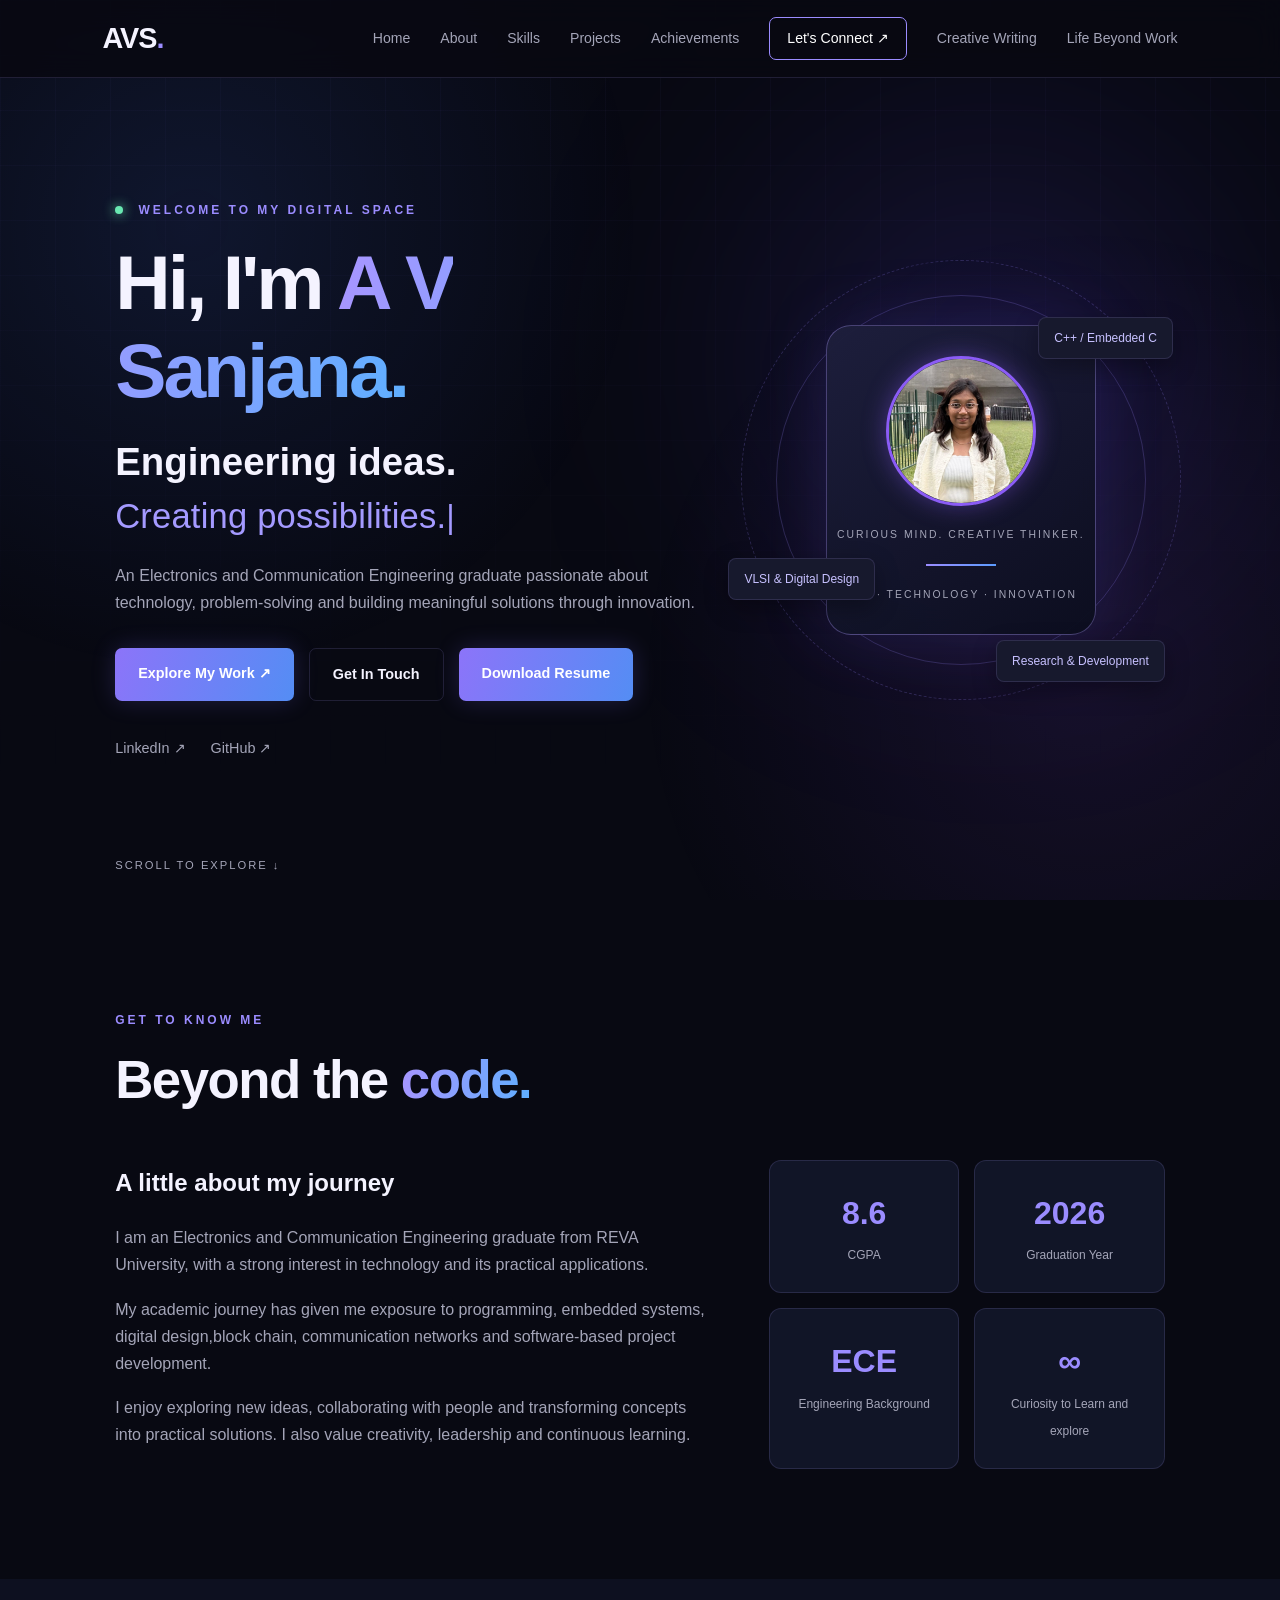
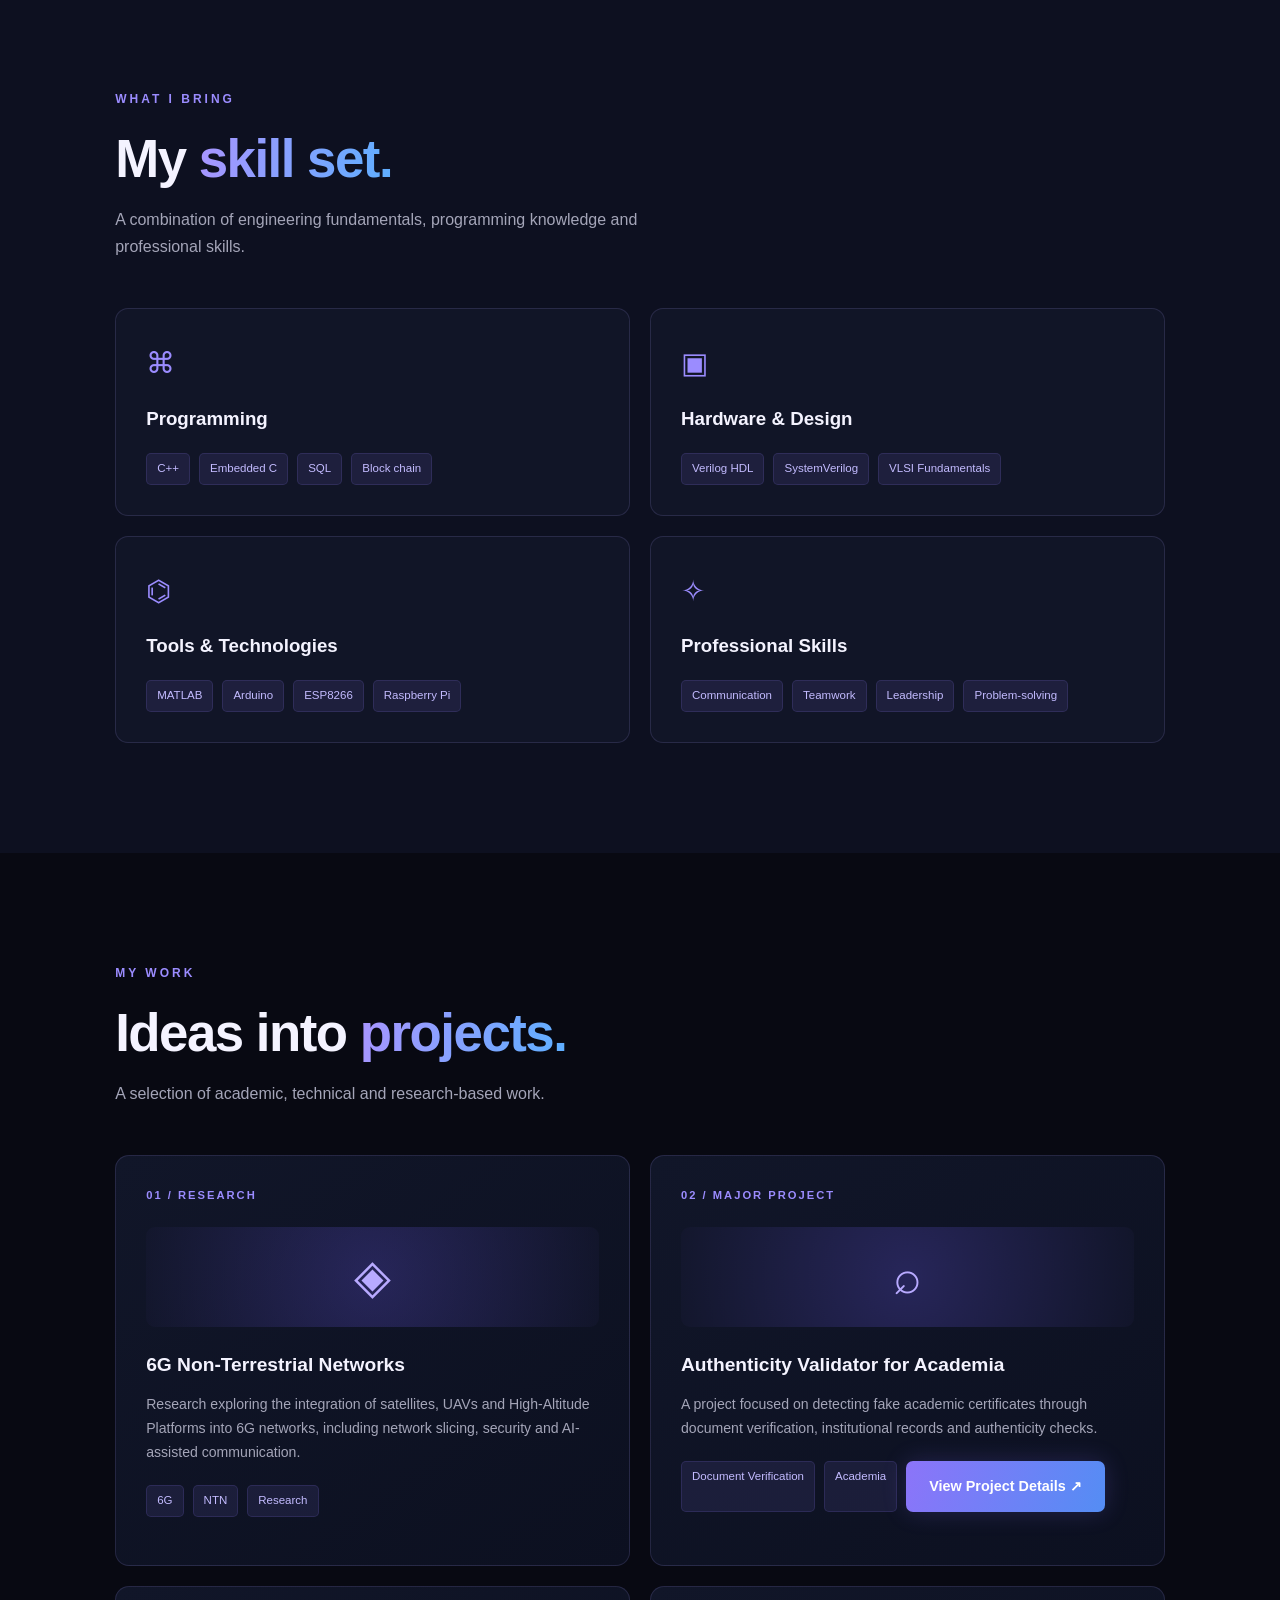
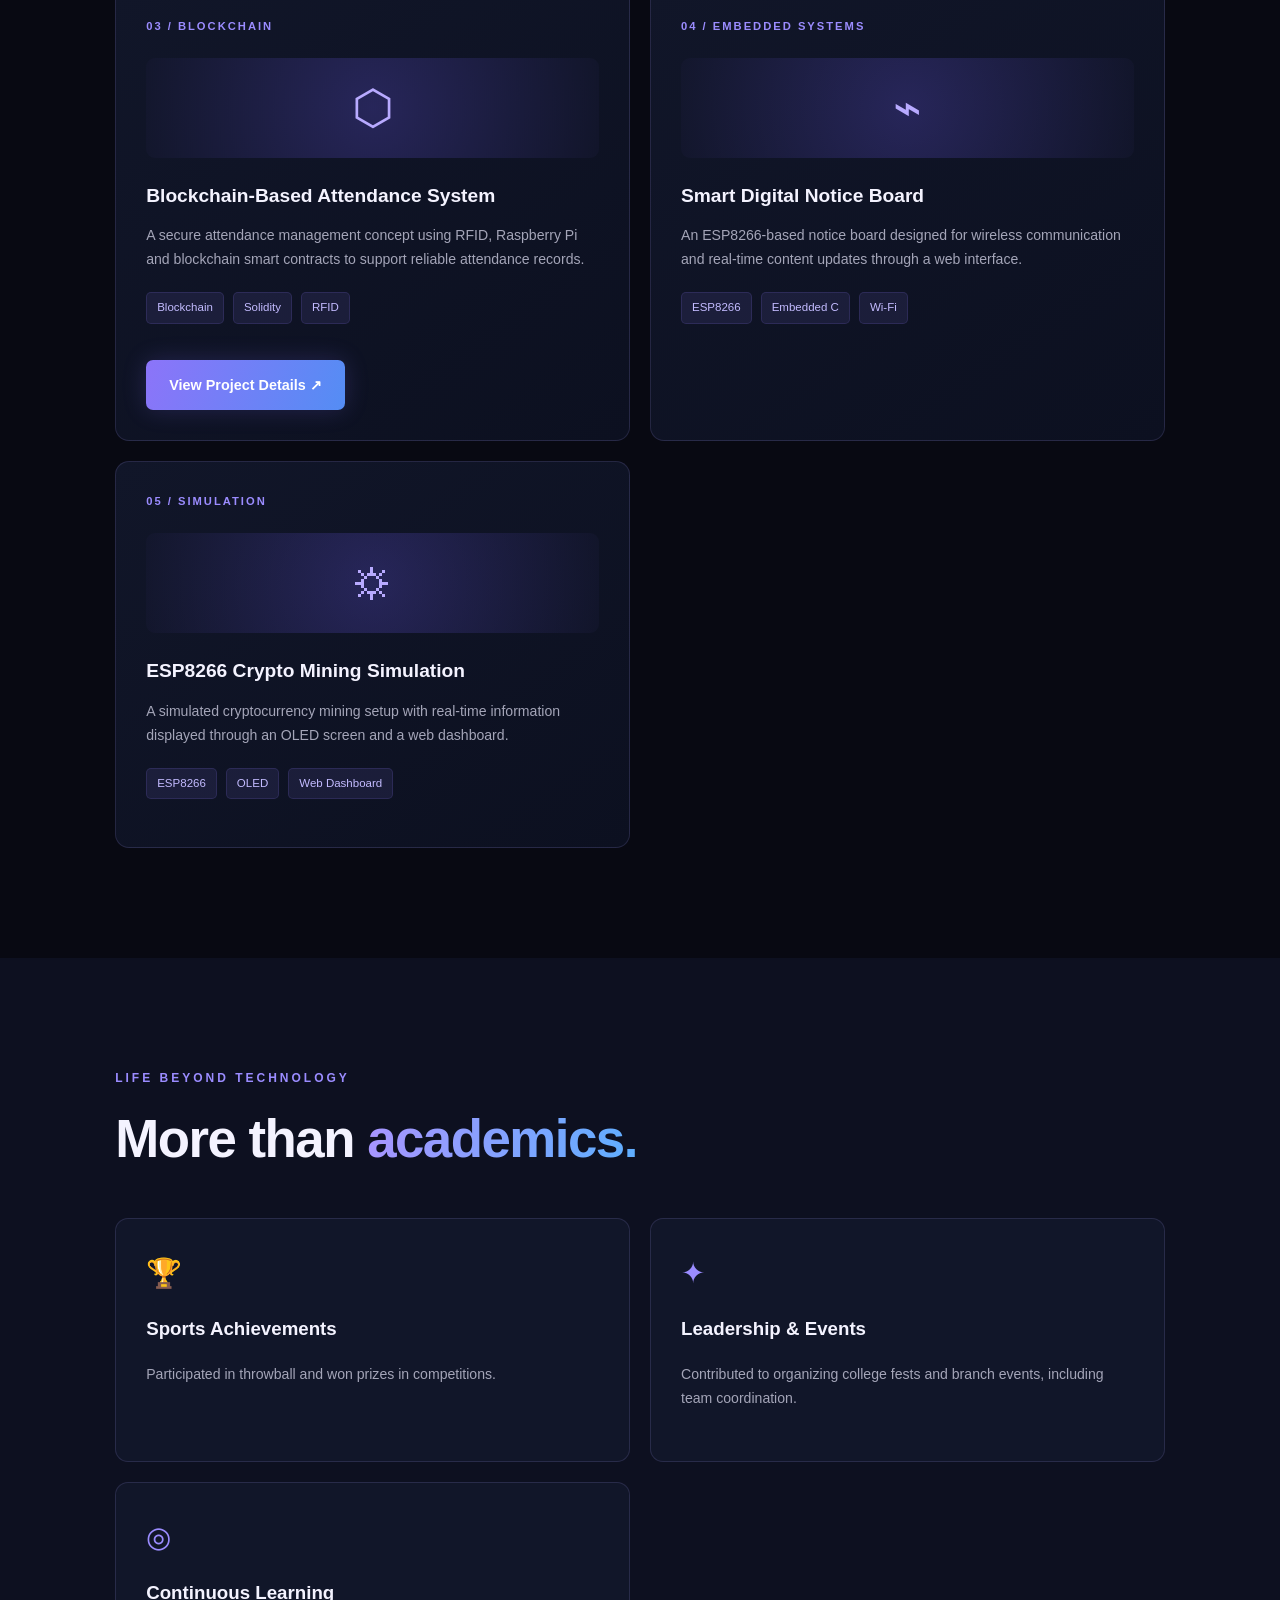
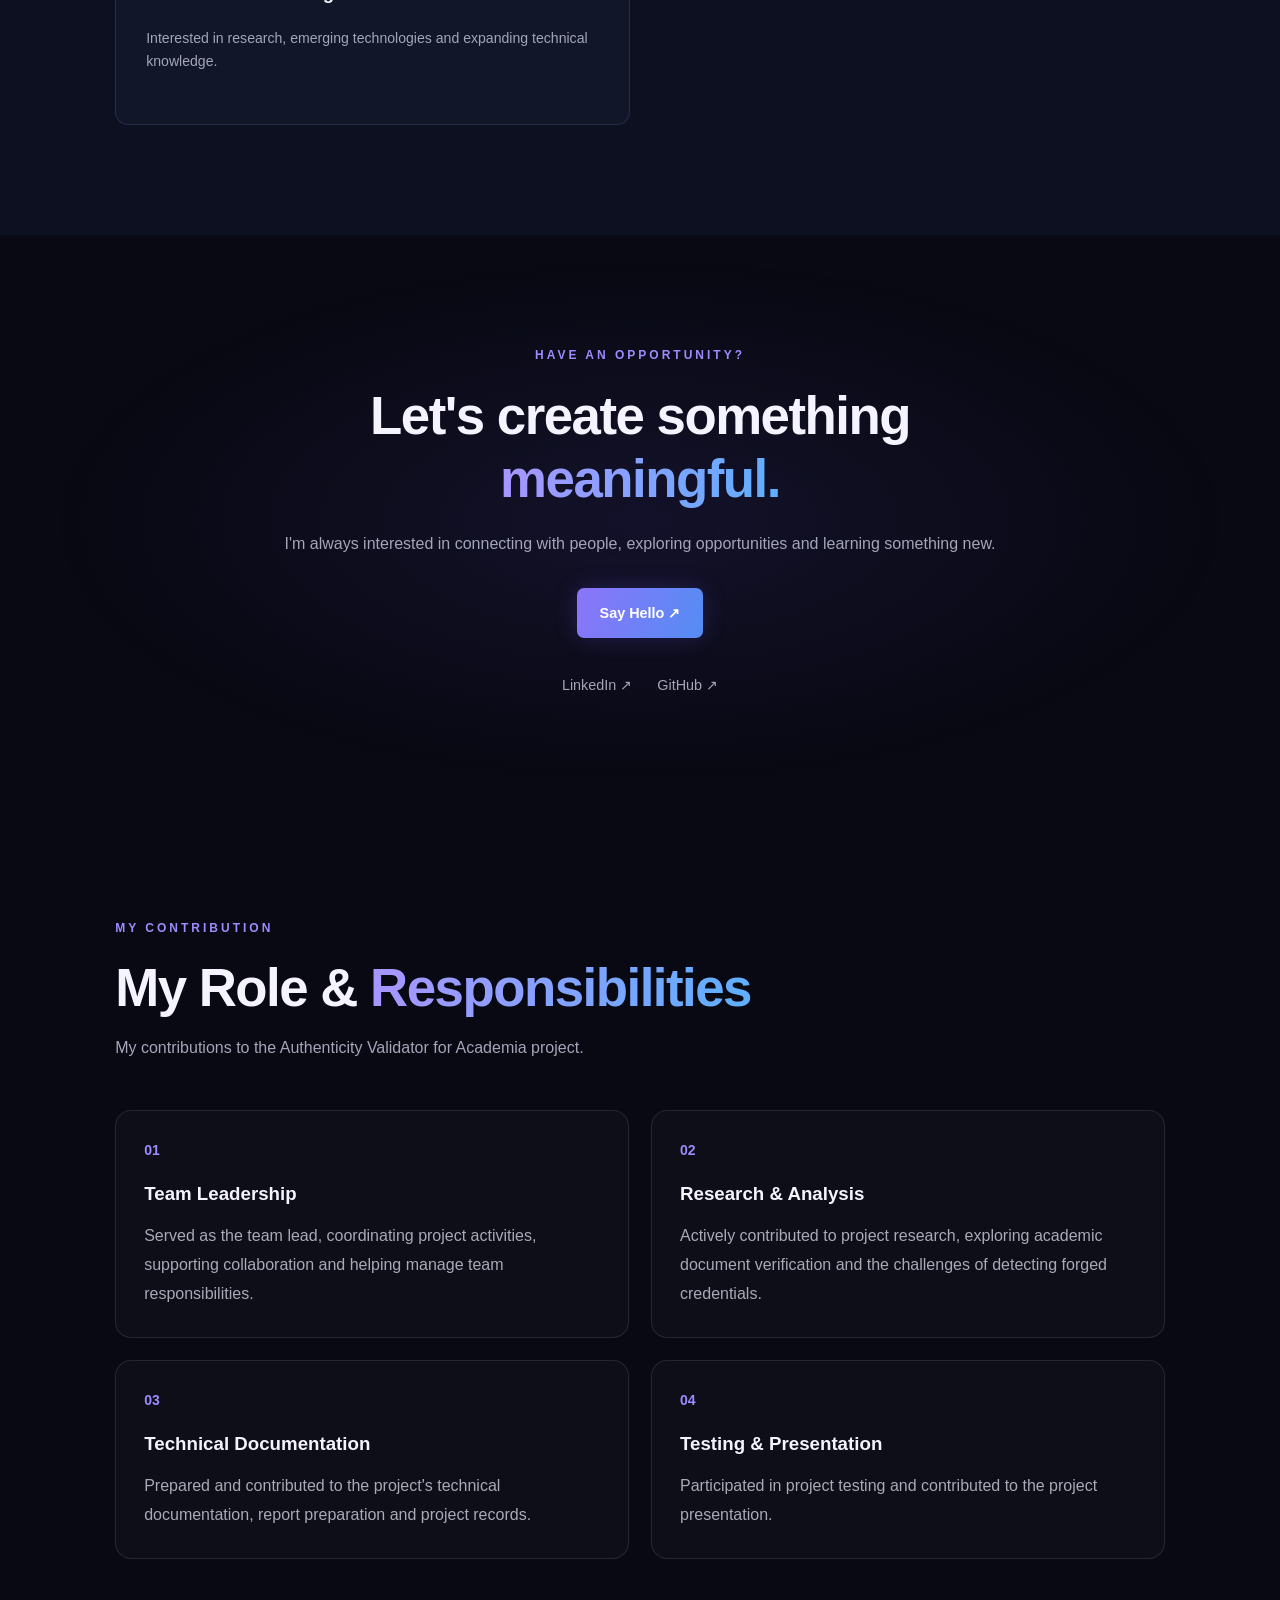
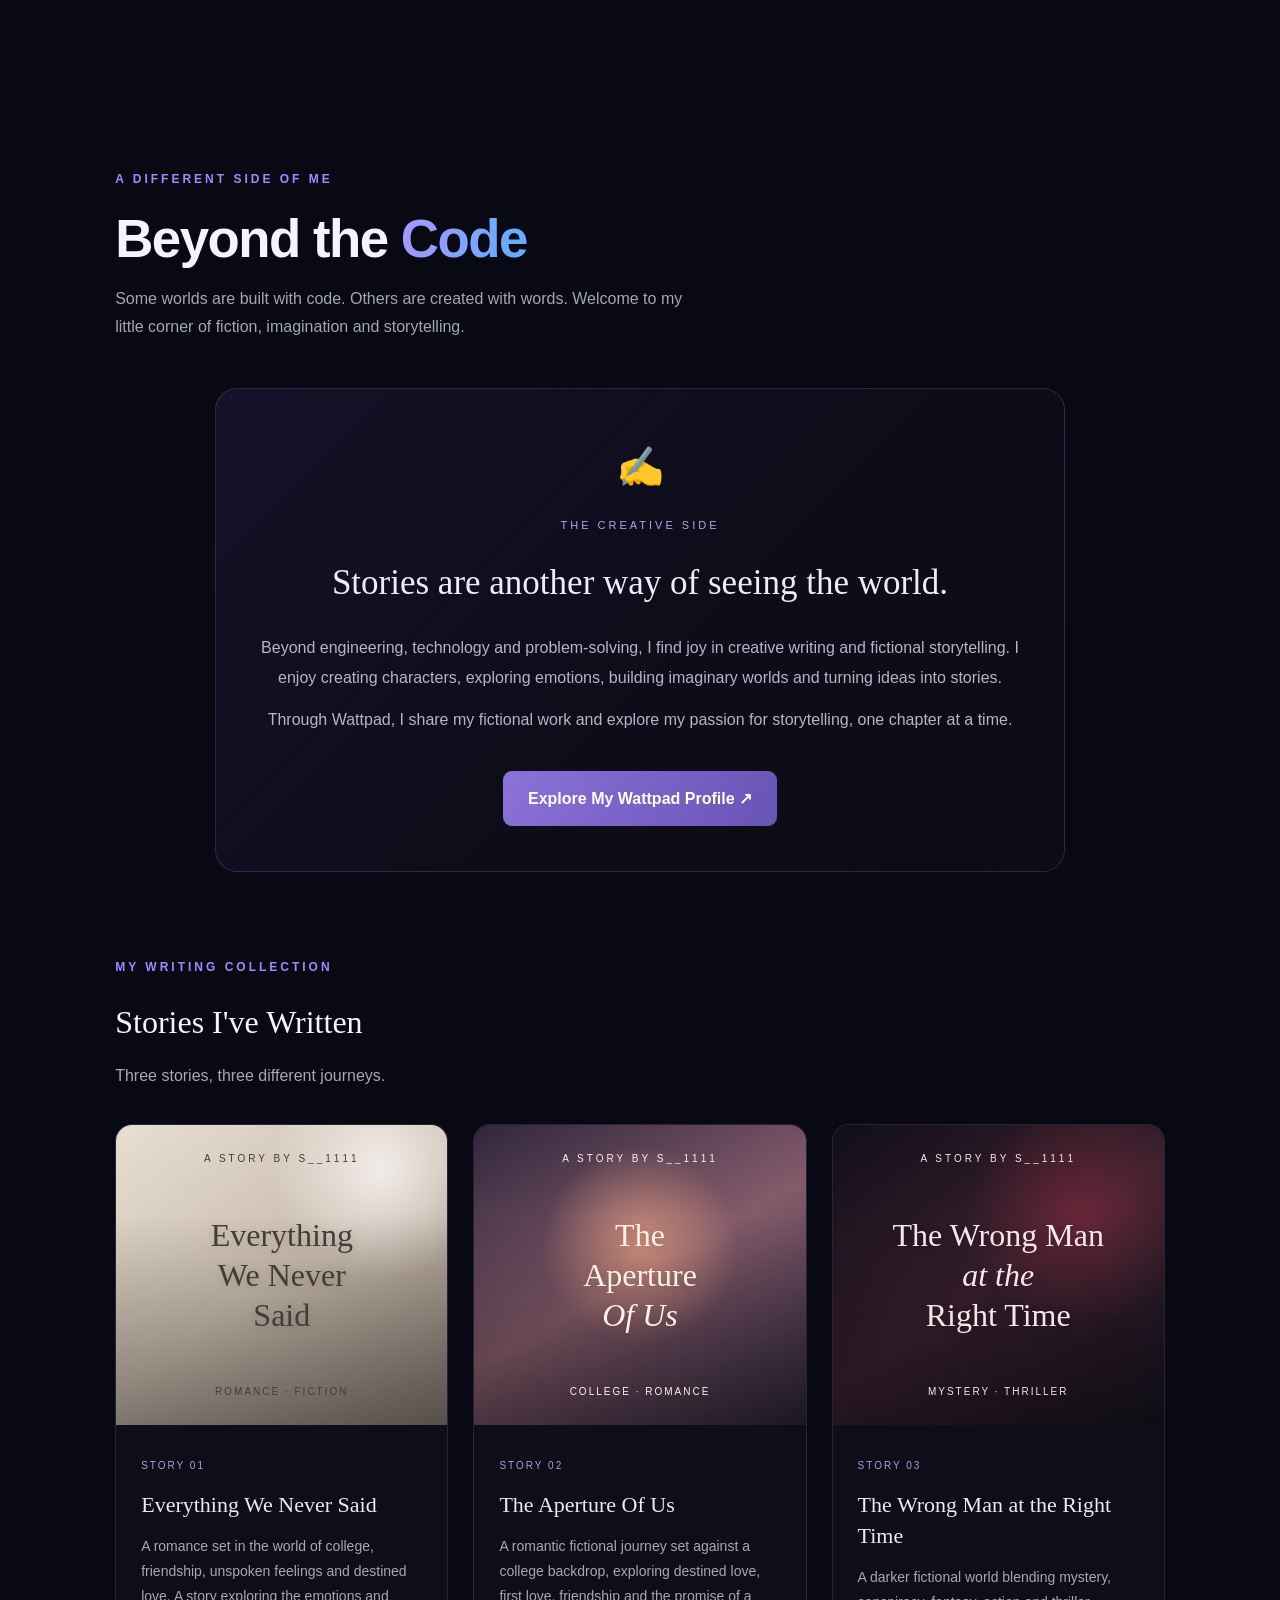
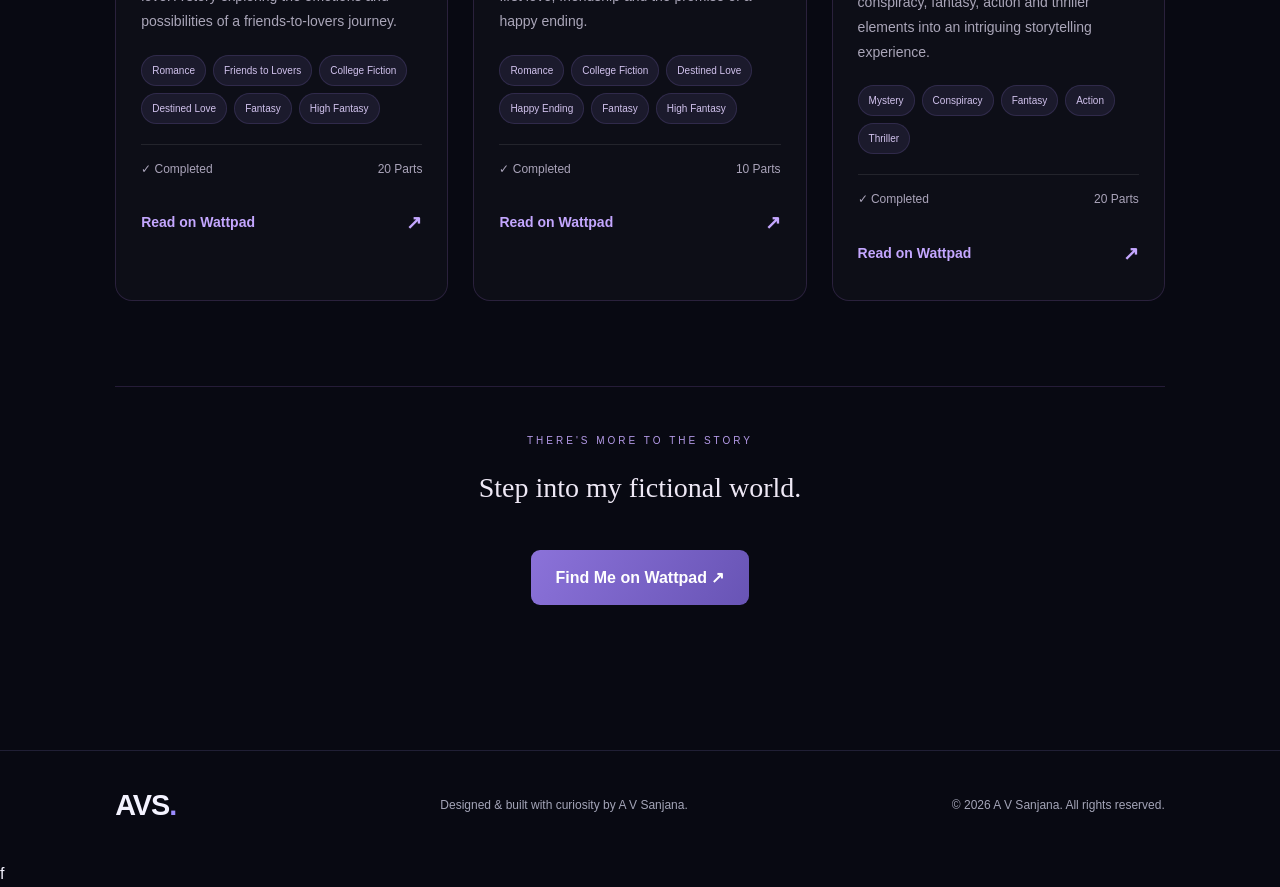
<file: index.html>
<!DOCTYPE html>
<html lang="en">
<head>
    <meta charset="UTF-8">
    <meta name="viewport" content="width=device-width, initial-scale=1.0">
    <meta name="description" content="A V Sanjana's personal portfolio showcasing engineering projects, technical skills and professional journey.">
    <meta name="theme-color" content="#080912">
    <title>A V Sanjana | Personal Portfolio</title>
    <link rel="stylesheet" href="style.css">
</head>
<body>

    <!-- Navigation -->
    <header class="navbar">
        <a href="#home" class="logo">AVS<span>.</span></a>

        <button class="menu-toggle" id="menuToggle"
                aria-label="Toggle navigation" aria-expanded="false">
            ☰
        </button>

        <nav class="nav-links" id="navLinks">
            <a href="#home">Home</a>
            <a href="#about">About</a>
            <a href="#skills">Skills</a>
            <a href="#projects">Projects</a>
            <a href="#achievements">Achievements</a>
            <a href="#contact" class="nav-contact">Let's Connect ↗</a>
            <a href="#writing">Creative Writing</a>
            <a href="life-beyond-work.html">Life Beyond Work</a>
        </nav>
    </header>

    <main>
        <!-- Hero Section -->
        <section class="hero" id="home">
            <div class="hero-grid"></div>

            <div class="hero-content reveal">
                <p class="eyebrow">
                    <span class="status-dot"></span>
                    WELCOME TO MY DIGITAL SPACE
                </p>

                <h1>Hi, I'm <span>A V Sanjana.</span></h1>

                
<h2 class="hero-tagline">
    <span class="tagline-static">Engineering ideas.</span>
    <br>
    <span id="typing-text">Creating possibilities.</span><span class="typing-cursor">|</span>
</h2>


                <p class="hero-description">
                    An Electronics and Communication Engineering graduate
                    passionate about technology, problem-solving and building
                    meaningful solutions through innovation.
                </p>

                <div class="hero-buttons">
                    <a href="#projects" class="btn btn-primary">
                        Explore My Work ↗
                    </a>
                    <a href="#contact" class="btn btn-outline">
                        Get In Touch
                    </a>
                    <a href="assets/Sanjana-Resume.pdf"
       class="btn btn-primary"
       download>
        Download Resume
    </a>
                </div>


               
            

                <div class="social-links">
                    <a href="https://www.linkedin.com/in/a-v-sanjana-may2004" target="_blank"
                       rel="noopener noreferrer">LinkedIn ↗</a>
                    <a href="https://github.com/AVSanjana" target="_blank"
                       rel="noopener noreferrer">GitHub ↗</a>
                </div>
            </div>

            <div class="hero-visual reveal">
                <div class="orbit orbit-one"></div>
                <div class="orbit orbit-two"></div>

                <div class="profile-card">
                    <img src="assets/profile.jpeg" alt="A V Sanjana" class="profile-photo">
                    <p class="profile-label">CURIOUS MIND. CREATIVE THINKER.</p>
                    <div class="profile-line"></div>
                    <p class="profile-role">ECE · TECHNOLOGY · INNOVATION</p>
                </div>

                <div class="floating-tag tag-one">C++ / Embedded C</div>
                <div class="floating-tag tag-two">VLSI & Digital Design</div>
                <div class="floating-tag tag-three">Research & Development</div>
            </div>

            <a href="#about" class="scroll-indicator">
                SCROLL TO EXPLORE ↓
            </a>
        </section>

        <!-- About Section -->
        <section class="section" id="about">
            <div class="section-heading reveal">
                <p class="eyebrow">GET TO KNOW ME</p>
                <h2>Beyond the <span class="gradient-text">code.</span></h2>
            </div>

            <div class="about-grid">
                <div class="about-text reveal">
                    <h3>A little about my journey</h3>
                    <p>
                        I am an Electronics and Communication Engineering
                        graduate from REVA University, with a strong interest
                        in technology and its practical applications.
                    </p>
                    <p>
                        My academic journey has given me exposure to programming,
                        embedded systems, digital design,block chain, communication networks
                        and software-based project development.
                    </p>
                    <p>
                        I enjoy exploring new ideas, collaborating with people
                        and transforming concepts into practical solutions.
                        I also value creativity, leadership and continuous learning.
                    </p>
                </div>

                <div class="about-stats reveal">
                    <div class="stat-card">
                        <span class="stat-number">8.6</span>
                        <span class="stat-label">CGPA</span>
                    </div>
                    <div class="stat-card">
                        <span class="stat-number">2026</span>
                        <span class="stat-label">Graduation Year</span>
                    </div>
                    <div class="stat-card">
                        <span class="stat-number">ECE</span>
                        <span class="stat-label">Engineering Background</span>
                    </div>
                    <div class="stat-card">
                        <span class="stat-number">∞</span>
                        <span class="stat-label">Curiosity to Learn and explore</span>
                    </div>
                </div>
            </div>
        </section>

        <!-- Skills Section -->
        <section class="section section-alt" id="skills">
            <div class="section-heading reveal">
                <p class="eyebrow">WHAT I BRING</p>
                <h2>My <span class="gradient-text">skill set.</span></h2>
                <p class="section-description">
                    A combination of engineering fundamentals, programming
                    knowledge and professional skills.
                </p>
            </div>

            <div class="skills-grid">
                <div class="skill-card reveal">
                    <span class="card-icon">⌘</span>
                    <h3>Programming</h3>
                    <div class="skill-tags">
                        <span>C++</span>
                        <span>Embedded C</span>
                        <span>SQL</span>
                         <span>Block chain</span>
                    </div>
                </div>

                <div class="skill-card reveal">
                    <span class="card-icon">▣</span>
                    <h3>Hardware & Design</h3>
                    <div class="skill-tags">
                        <span>Verilog HDL</span>
                        <span>SystemVerilog</span>
                        <span>VLSI Fundamentals</span>
                    </div>
                </div>

                <div class="skill-card reveal">
                    <span class="card-icon">⌬</span>
                    <h3>Tools & Technologies</h3>
                    <div class="skill-tags">
                        <span>MATLAB</span>
                        <span>Arduino</span>
                        <span>ESP8266</span>
                        <span>Raspberry Pi</span>
                    </div>
                </div>

                <div class="skill-card reveal">
                    <span class="card-icon">✧</span>
                    <h3>Professional Skills</h3>
                    <div class="skill-tags">
                        <span>Communication</span>
                        <span>Teamwork</span>
                        <span>Leadership</span>
                        <span>Problem-solving</span>
                    </div>
                </div>
            </div>
        </section>

        <!-- Projects Section -->
        <section class="section" id="projects">
            <div class="section-heading reveal">
                <p class="eyebrow">MY WORK</p>
                <h2>Ideas into <span class="gradient-text">projects.</span></h2>
                <p class="section-description">
                    A selection of academic, technical and research-based work.
                </p>
            </div>

            <div class="projects-grid">

                <article class="project-card reveal">
                    <div class="project-number">01 / RESEARCH</div>
                    <div class="project-art">◈</div>
                    <h3>6G Non-Terrestrial Networks</h3>
                    <p>
                        Research exploring the integration of satellites,
                        UAVs and High-Altitude Platforms into 6G networks,
                        including network slicing, security and AI-assisted
                        communication.
                    </p>
                    <div class="project-tags">
                        <span>6G</span><span>NTN</span><span>Research</span>
                    </div>
                </article>

                <article class="project-card reveal">
                    <div class="project-number">02 / MAJOR PROJECT</div>
                    <div class="project-art">⌕</div>
                    <h3>Authenticity Validator for Academia</h3>
                    <p>
                        A project focused on detecting fake academic
                        certificates through document verification,
                        institutional records and authenticity checks.
                    </p>
                    <div class="project-tags">
                        <span>Document Verification</span>
                        <span>Academia</span>

<a href="academia-project.html" class="btn btn-primary">
    View Project Details ↗
</a>

                    </div>
                </article>

                <article class="project-card reveal">
                    <div class="project-number">03 / BLOCKCHAIN</div>
                    <div class="project-art">⬡</div>
                    <h3>Blockchain-Based Attendance System</h3>
                    <p>
                        A secure attendance management concept using RFID,
                        Raspberry Pi and blockchain smart contracts to
                        support reliable attendance records.
                    </p>
                    <div class="project-tags">
                        <span>Blockchain</span><span>Solidity</span><span>RFID</span>
                    </div>

<a href="attendance-project.html" class="btn btn-primary">
    View Project Details ↗
</a>

                </article>

                <article class="project-card reveal">
                    <div class="project-number">04 / EMBEDDED SYSTEMS</div>
                    <div class="project-art">⌁</div>
                    <h3>Smart Digital Notice Board</h3>
                    <p>
                        An ESP8266-based notice board designed for wireless
                        communication and real-time content updates through
                        a web interface.
                    </p>
                    <div class="project-tags">
                        <span>ESP8266</span><span>Embedded C</span><span>Wi-Fi</span>
                    </div>
                </article>

                <article class="project-card reveal">
                    <div class="project-number">05 / SIMULATION</div>
                    <div class="project-art">⛭</div>
                    <h3>ESP8266 Crypto Mining Simulation</h3>
                    <p>
                        A simulated cryptocurrency mining setup with
                        real-time information displayed through an OLED
                        screen and a web dashboard.
                    </p>
                    <div class="project-tags">
                        <span>ESP8266</span><span>OLED</span><span>Web Dashboard</span>
                    </div>
                </article>

            </div>
        </section>

        <!-- Achievements -->
        <section class="section section-alt" id="achievements">
            <div class="section-heading reveal">
                <p class="eyebrow">LIFE BEYOND TECHNOLOGY</p>
                <h2>More than <span class="gradient-text">academics.</span></h2>
            </div>

            <div class="achievement-grid">
                <div class="achievement-card reveal">
                    <span class="card-icon">🏆</span>
                    <h3>Sports Achievements</h3>
                    <p>Participated in throwball and won prizes in competitions.</p>
                </div>

                <div class="achievement-card reveal">
                    <span class="card-icon">✦</span>
                    <h3>Leadership & Events</h3>
                    <p>Contributed to organizing college fests and branch events,
                       including team coordination.</p>
                </div>

                <div class="achievement-card reveal">
                    <span class="card-icon">◎</span>
                    <h3>Continuous Learning</h3>
                    <p>Interested in research, emerging technologies and
                       expanding technical knowledge.</p>
                </div>
            </div>
        </section>

        <!-- Contact -->
        <section class="section contact-section" id="contact">
            <div class="contact-content reveal">
                <p class="eyebrow">HAVE AN OPPORTUNITY?</p>
                <h2>Let's create something <span class="gradient-text">meaningful.</span></h2>
                <p>
                    I'm always interested in connecting with people,
                    exploring opportunities and learning something new.
                </p>

                <a href="mailto:avsanjana51@gmail.com"
                   class="btn btn-primary">Say Hello ↗</a>

                <div class="contact-links">
                    <a href="https://www.linkedin.com/in/a-v-sanjana-may2004" target="_blank"
                       rel="noopener noreferrer">LinkedIn ↗</a>
                    <a href="https://github.com/AVSanjana" target="_blank"
                       rel="noopener noreferrer">GitHub ↗</a>
                </div>
            </div>
        </section>

<!-- My Role & Contributions Section -->
<section class="section role-section" id="my-role">

    <div class="section-heading reveal">
        <p class="eyebrow">MY CONTRIBUTION</p>
        <h2>My Role & <span class="gradient-text">Responsibilities</span></h2>
        <p class="section-description">
            My contributions to the Authenticity Validator for Academia project.
        </p>
    </div>

    <div class="contributions-grid">

        <div class="contribution-card reveal">
            <div class="contribution-icon">01</div>
            <h3>Team Leadership</h3>
            <p>
                Served as the team lead, coordinating project activities,
                supporting collaboration and helping manage team responsibilities.
            </p>
        </div>

        <div class="contribution-card reveal">
            <div class="contribution-icon">02</div>
            <h3>Research & Analysis</h3>
            <p>
                Actively contributed to project research, exploring academic
                document verification and the challenges of detecting forged credentials.
            </p>
        </div>

        <div class="contribution-card reveal">
            <div class="contribution-icon">03</div>
            <h3>Technical Documentation</h3>
            <p>
                Prepared and contributed to the project's technical
                documentation, report preparation and project records.
            </p>
        </div>

        <div class="contribution-card reveal">
            <div class="contribution-icon">04</div>
            <h3>Testing & Presentation</h3>
            <p>
                Participated in project testing and contributed to the
                project presentation.
            </p>
        </div>

    </div>
</section>

    </main>


<!-- ================= CREATIVE WRITING SECTION ================= -->

<section class="section writing-section" id="writing">

    <div class="section-heading reveal">
        <p class="eyebrow">A DIFFERENT SIDE OF ME</p>

        <h2>Beyond the <span class="gradient-text">Code</span></h2>

        <p class="section-description">
            Some worlds are built with code. Others are created with words.
            Welcome to my little corner of fiction, imagination and storytelling.
        </p>
    </div>

    <!-- Author Introduction -->

    <div class="author-intro reveal">

        <span class="author-symbol">✍</span>

        <p class="author-kicker">THE CREATIVE SIDE</p>

        <h3>Stories are another way of seeing the world.</h3>

        <p>
            Beyond engineering, technology and problem-solving,
            I find joy in creative writing and fictional storytelling.
            I enjoy creating characters, exploring emotions,
            building imaginary worlds and turning ideas into stories.
        </p>

        <p>
            Through Wattpad, I share my fictional work and explore
            my passion for storytelling, one chapter at a time.
        </p>

        <a href="https://www.wattpad.com/user/S__1111"
           target="_blank"
           rel="noopener noreferrer"
           class="writing-profile-btn">
            Explore My Wattpad Profile ↗
        </a>

    </div>


    <!-- Story Collection -->

    <div class="writing-collection">

        <div class="writing-collection-heading reveal">
            <p class="eyebrow">MY WRITING COLLECTION</p>
            <h3>Stories I've Written</h3>
            <p>Three stories, three different journeys.</p>
        </div>


        <div class="story-grid">


            <!-- STORY 1 -->

            <article class="story-card reveal">

                <div class="story-cover cover-one">
                    <span class="cover-author">A STORY BY S__1111</span>

                    <div class="cover-title">
                        <span>Everything</span>
                        <span>We Never</span>
                        <span>Said</span>
                    </div>

                    <span class="cover-category">
                        ROMANCE · FICTION
                    </span>
                </div>

                <div class="story-content">

                    <span class="story-number">STORY 01</span>

                    <h3>Everything We Never Said</h3>

                    <p class="story-description">
                        A romance set in the world of college,
                        friendship, unspoken feelings and destined love.
                        A story exploring the emotions and possibilities
                        of a friends-to-lovers journey.
                    </p>

                    <div class="genre-list">
                        <span>Romance</span>
                        <span>Friends to Lovers</span>
                        <span>College Fiction</span>
                        <span>Destined Love</span>
                        <span>Fantasy</span>
                        <span>High Fantasy</span>
                    </div>

                    <div class="story-meta">
                        <span>✓ Completed</span>
                        <span>20 Parts</span>
                    </div>

                    <a href="https://www.wattpad.com/story/411551711"
                       target="_blank"
                       rel="noopener noreferrer"
                       class="story-link">
                        Read on Wattpad <span>↗</span>
                    </a>

                </div>

            </article>


            <!-- STORY 2 -->


            <article class="story-card reveal">

                <div class="story-cover cover-two">
                    <span class="cover-author">A STORY BY S__1111</span>

                    <div class="cover-title">
                        <span>The</span>
                        <span>Aperture</span>
                        <span class="cover-italic">Of Us</span>
                    </div>

                    <span class="cover-category">
                        COLLEGE · ROMANCE
                    </span>
                </div>

                <div class="story-content">

                    <span class="story-number">STORY 02</span>

                    <h3>The Aperture Of Us</h3>

                    <p class="story-description">
                        A romantic fictional journey set against
                        a college backdrop, exploring destined love,
                        first love, friendship and the promise
                        of a happy ending.
                    </p>

                    <div class="genre-list">
                        <span>Romance</span>
                        <span>College Fiction</span>
                        <span>Destined Love</span>
                        <span>Happy Ending</span>
                        <span>Fantasy</span>
                        <span>High Fantasy</span>
                    </div>

                    <div class="story-meta">
                        <span>✓ Completed</span>
                        <span>10 Parts</span>
                    </div>

                    <a href="https://www.wattpad.com/story/410416727"
                       target="_blank"
                       rel="noopener noreferrer"
                       class="story-link">
                        Read on Wattpad <span>↗</span>
                    </a>

                </div>

            </article>


            <!-- STORY 3 -->


            <article class="story-card reveal">

                <div class="story-cover cover-three">
                    <span class="cover-author">A STORY BY S__1111</span>

                    <div class="cover-title">
                        <span>The Wrong Man</span>
                        <span class="cover-italic">at the</span>
                        <span>Right Time</span>
                    </div>

                    <span class="cover-category">
                        MYSTERY · THRILLER
                    </span>
                </div>

                <div class="story-content">

                    <span class="story-number">STORY 03</span>

                    <h3>The Wrong Man at the Right Time</h3>

                    <p class="story-description">
                        A darker fictional world blending mystery,
                        conspiracy, fantasy, action and thriller
                        elements into an intriguing storytelling experience.
                    </p>

                    <div class="genre-list">
                        <span>Mystery</span>
                        <span>Conspiracy</span>
                        <span>Fantasy</span>
                        <span>Action</span>
                        <span>Thriller</span>
                    </div>

                    <div class="story-meta">
                        <span>✓ Completed</span>
                        <span>20 Parts</span>
                    </div>

                    <a href="https://www.wattpad.com/story/415542046"
                       target="_blank"
                       rel="noopener noreferrer"
                       class="story-link">
                        Read on Wattpad <span>↗</span>
                    </a>

                </div>

            </article>


        </div>

    </div>


    <!-- Wattpad Closing Link -->

    <div class="writing-footer reveal">

        <p>THERE'S MORE TO THE STORY</p>

        <h3>Step into my fictional world.</h3>

        <a href="https://www.wattpad.com/user/S__1111"
           target="_blank"
           rel="noopener noreferrer"
           class="writing-profile-btn">
            Find Me on Wattpad ↗
        </a>

    </div>

</section>

<!-- ================= END CREATIVE WRITING SECTION ================= -->








    <!-- Footer -->
    <footer class="footer">
        <a href="#home" class="logo">AVS<span>.</span></a>
        <p>Designed & built with curiosity by A V Sanjana.</p>
        <p>© <span id="year"></span> A V Sanjana. All rights reserved.</p>
    </footer>

    <script src="script.js" defer></script>

<button id="backToTop" title="Back to top" aria-label="Back to top">↑</button>

</body>
</html>
f
</file>
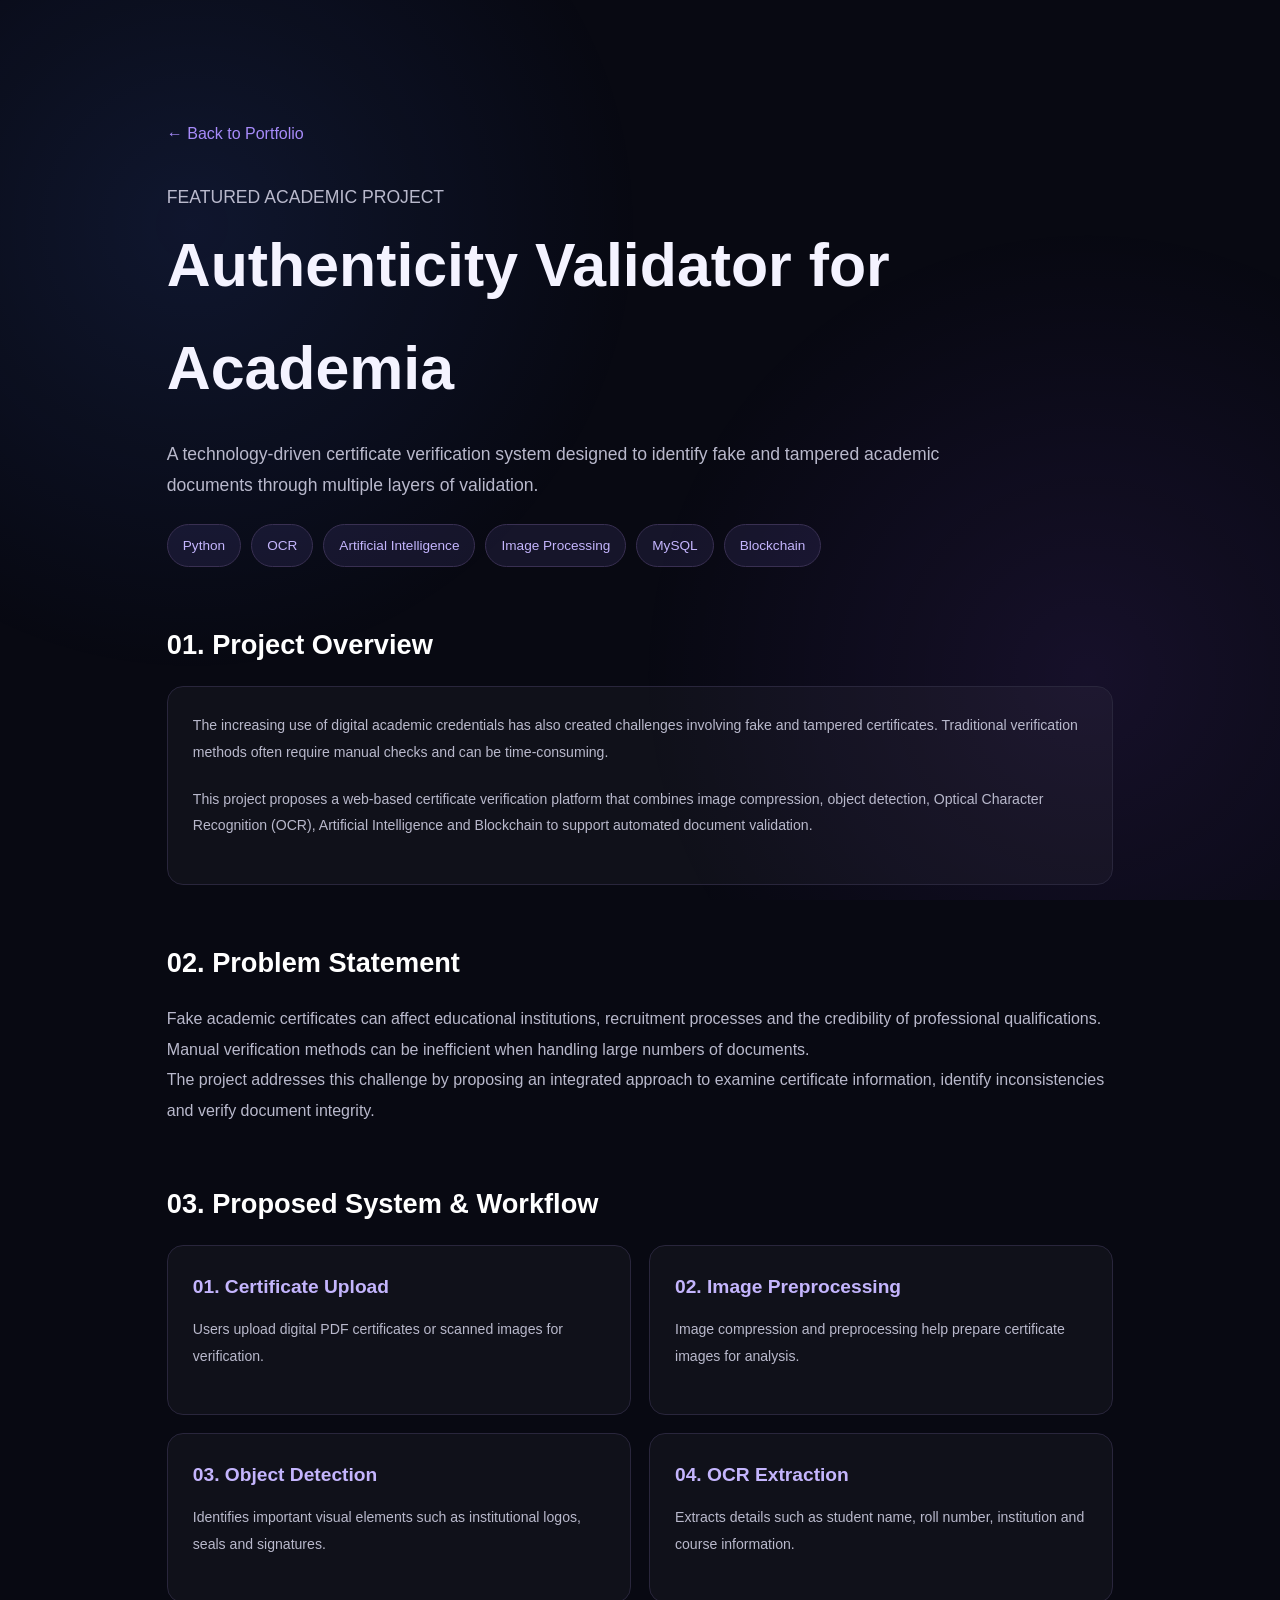
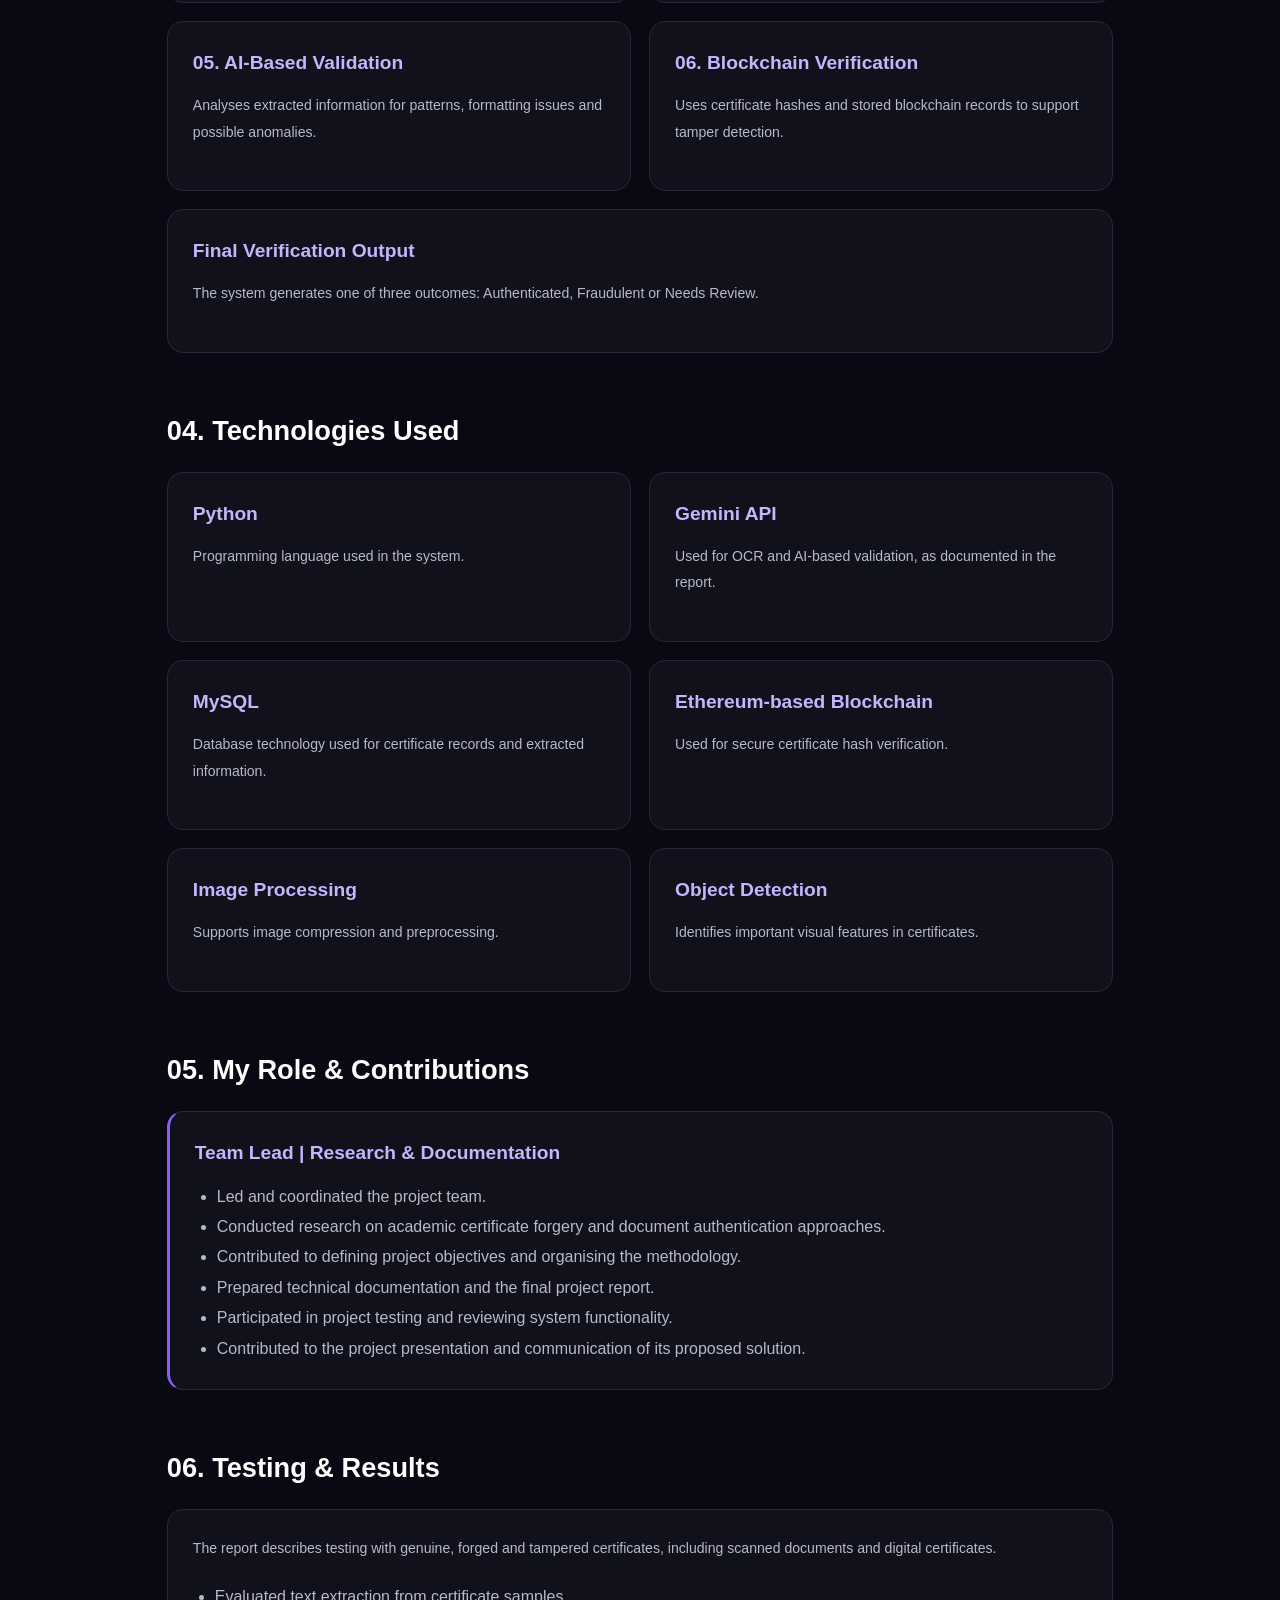
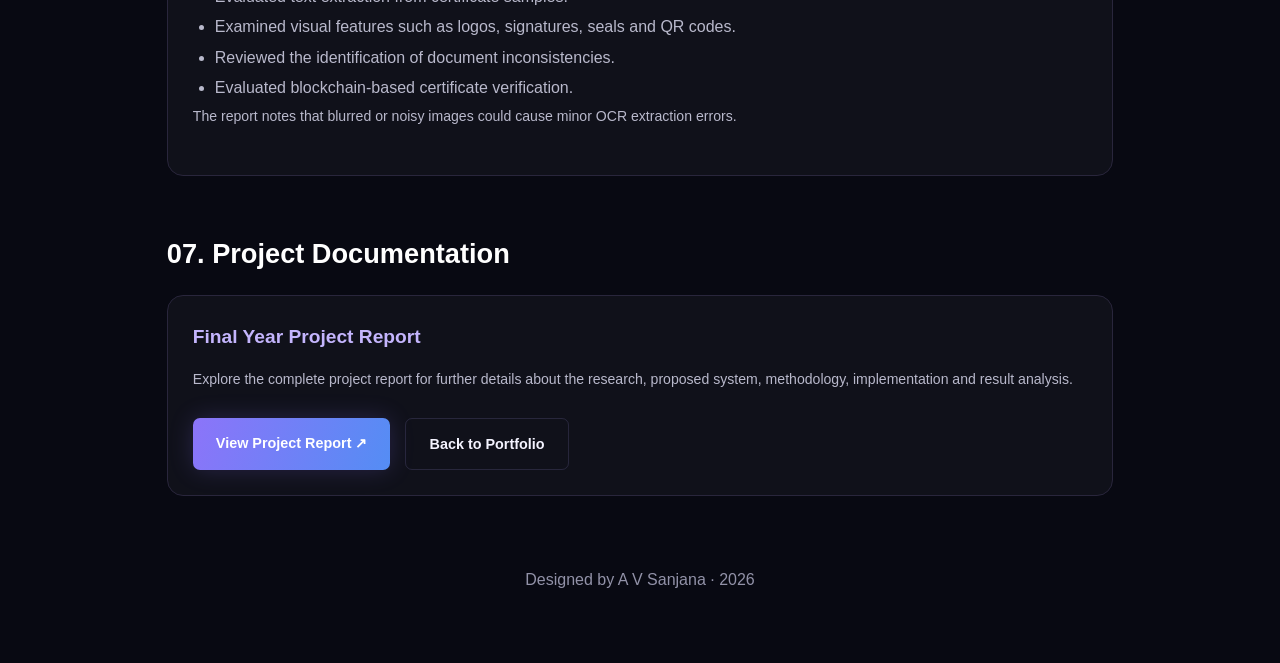
<file: academia-project.html>
<!DOCTYPE html>
<html lang="en">
<head>
    <meta charset="UTF-8">
    <meta name="viewport" content="width=device-width, initial-scale=1.0">
    <title>Authenticity Validator | A V Sanjana</title>

    <link rel="stylesheet" href="style.css">

    <style>
        .project-page {
            max-width: 1100px;
            margin: auto;
            padding: 120px 6% 70px;
        }

        .project-back {
            color: #a78bfa;
            text-decoration: none;
            display: inline-block;
            margin-bottom: 35px;
        }

        .project-heading {
            margin-bottom: 45px;
        }

        .project-heading h1 {
            font-size: clamp(2.2rem, 5vw, 3.8rem);
            margin-bottom: 18px;
        }

        .project-heading p {
            font-size: 1.1rem;
            line-height: 1.8;
            max-width: 800px;
            color: #b9b9cc;
        }

        .project-tags {
            display: flex;
            flex-wrap: wrap;
            gap: 10px;
            margin-top: 22px;
        }

        .project-tags span {
            padding: 9px 15px;
            border: 1px solid #393052;
            border-radius: 25px;
            color: #c4b5fd;
            font-size: 0.85rem;
        }

        .project-section {
            margin: 55px 0;
        }

        .project-section h2 {
            font-size: 1.7rem;
            margin-bottom: 18px;
            color: #ffffff;
        }

        .project-section p,
        .project-section li {
            color: #b9b9cc;
            line-height: 1.9;
        }

        .project-section ul {
            padding-left: 22px;
        }

        .project-card {
            background: rgba(255,255,255,0.035);
            border: 1px solid #29263c;
            border-radius: 16px;
            padding: 25px;
            margin-top: 18px;
        }

        .project-grid {
            display: grid;
            grid-template-columns: repeat(2, 1fr);
            gap: 18px;
        }

        .project-grid .project-card {
            margin-top: 0;
        }

        .project-card h3 {
            color: #c4b5fd;
            margin-bottom: 12px;
        }

        .role-highlight {
            border-left: 3px solid #8b5cf6;
        }

        .project-buttons {
            display: flex;
            flex-wrap: wrap;
            gap: 15px;
            margin-top: 25px;
        }

        .project-buttons a {
            text-decoration: none;
        }

        .project-footer {
            text-align: center;
            margin-top: 70px;
            color: #9292a8;
        }

        @media (max-width: 650px) {
            .project-grid {
                grid-template-columns: 1fr;
            }

            .project-page {
                padding-top: 100px;
            }
        }
    </style>
</head>

<body>

<main class="project-page">

    <a href="index.html" class="project-back">
        ← Back to Portfolio
    </a>

    <header class="project-heading">
        <p>FEATURED ACADEMIC PROJECT</p>

        <h1>Authenticity Validator
            <span>for Academia</span>
        </h1>

        <p>
            A technology-driven certificate verification system
            designed to identify fake and tampered academic
            documents through multiple layers of validation.
        </p>

        <div class="project-tags">
            <span>Python</span>
            <span>OCR</span>
            <span>Artificial Intelligence</span>
            <span>Image Processing</span>
            <span>MySQL</span>
            <span>Blockchain</span>
        </div>
    </header>

    <section class="project-section">
        <h2>01. Project Overview</h2>

        <div class="project-card">
            <p>
                The increasing use of digital academic credentials
                has also created challenges involving fake and
                tampered certificates. Traditional verification
                methods often require manual checks and can be
                time-consuming.
            </p>

            <p>
                This project proposes a web-based certificate
                verification platform that combines image
                compression, object detection, Optical Character
                Recognition (OCR), Artificial Intelligence and
                Blockchain to support automated document validation.
            </p>
        </div>
    </section>

    <section class="project-section">
        <h2>02. Problem Statement</h2>

        <p>
            Fake academic certificates can affect educational
            institutions, recruitment processes and the credibility
            of professional qualifications. Manual verification
            methods can be inefficient when handling large numbers
            of documents.
        </p>

        <p>
            The project addresses this challenge by proposing an
            integrated approach to examine certificate information,
            identify inconsistencies and verify document integrity.
        </p>
    </section>

    <section class="project-section">
        <h2>03. Proposed System & Workflow</h2>

        <div class="project-grid">

            <div class="project-card">
                <h3>01. Certificate Upload</h3>
                <p>
                    Users upload digital PDF certificates or
                    scanned images for verification.
                </p>
            </div>

            <div class="project-card">
                <h3>02. Image Preprocessing</h3>
                <p>
                    Image compression and preprocessing help
                    prepare certificate images for analysis.
                </p>
            </div>

            <div class="project-card">
                <h3>03. Object Detection</h3>
                <p>
                    Identifies important visual elements such
                    as institutional logos, seals and signatures.
                </p>
            </div>

            <div class="project-card">
                <h3>04. OCR Extraction</h3>
                <p>
                    Extracts details such as student name,
                    roll number, institution and course information.
                </p>
            </div>

            <div class="project-card">
                <h3>05. AI-Based Validation</h3>
                <p>
                    Analyses extracted information for patterns,
                    formatting issues and possible anomalies.
                </p>
            </div>

            <div class="project-card">
                <h3>06. Blockchain Verification</h3>
                <p>
                    Uses certificate hashes and stored blockchain
                    records to support tamper detection.
                </p>
            </div>

        </div>

        <div class="project-card">
            <h3>Final Verification Output</h3>
            <p>
                The system generates one of three outcomes:
                Authenticated, Fraudulent or Needs Review.
            </p>
        </div>
    </section>

    <section class="project-section">
        <h2>04. Technologies Used</h2>

        <div class="project-grid">

            <div class="project-card">
                <h3>Python</h3>
                <p>Programming language used in the system.</p>
            </div>

            <div class="project-card">
                <h3>Gemini API</h3>
                <p>Used for OCR and AI-based validation, as documented in the report.</p>
            </div>

            <div class="project-card">
                <h3>MySQL</h3>
                <p>Database technology used for certificate records and extracted information.</p>
            </div>

            <div class="project-card">
                <h3>Ethereum-based Blockchain</h3>
                <p>Used for secure certificate hash verification.</p>
            </div>

            <div class="project-card">
                <h3>Image Processing</h3>
                <p>Supports image compression and preprocessing.</p>
            </div>

            <div class="project-card">
                <h3>Object Detection</h3>
                <p>Identifies important visual features in certificates.</p>
            </div>

        </div>
    </section>

    <section class="project-section">
        <h2>05. My Role & Contributions</h2>

        <div class="project-card role-highlight">
            <h3>Team Lead | Research & Documentation</h3>

            <ul>
                <li>Led and coordinated the project team.</li>
                <li>Conducted research on academic certificate forgery
                    and document authentication approaches.</li>
                <li>Contributed to defining project objectives
                    and organising the methodology.</li>
                <li>Prepared technical documentation and the
                    final project report.</li>
                <li>Participated in project testing and reviewing
                    system functionality.</li>
                <li>Contributed to the project presentation and
                    communication of its proposed solution.</li>
            </ul>
        </div>
    </section>

    <section class="project-section">
        <h2>06. Testing & Results</h2>

        <div class="project-card">
            <p>
                The report describes testing with genuine,
                forged and tampered certificates, including
                scanned documents and digital certificates.
            </p>

            <ul>
                <li>Evaluated text extraction from certificate samples.</li>
                <li>Examined visual features such as logos,
                    signatures, seals and QR codes.</li>
                <li>Reviewed the identification of document
                    inconsistencies.</li>
                <li>Evaluated blockchain-based certificate
                    verification.</li>
            </ul>

            <p>
                The report notes that blurred or noisy images
                could cause minor OCR extraction errors.
            </p>
        </div>
    </section>

    <section class="project-section">
        <h2>07. Project Documentation</h2>

        <div class="project-card">
            <h3>Final Year Project Report</h3>

            <p>
                Explore the complete project report for further
                details about the research, proposed system,
                methodology, implementation and result analysis.
            </p>

            <div class="project-buttons">
                <a href="assets/Authenticity-Validator-Report.pdf"
                   class="btn btn-primary"
                   target="_blank"
                   rel="noopener noreferrer">
                    View Project Report ↗
                </a>

                <a href="index.html" class="btn btn-outline">
                    Back to Portfolio
                </a>
            </div>
        </div>
    </section>

    <footer class="project-footer">
        <p>Designed by A V Sanjana · 2026</p>
    </footer>

</main>

</body>
</html>
</file>
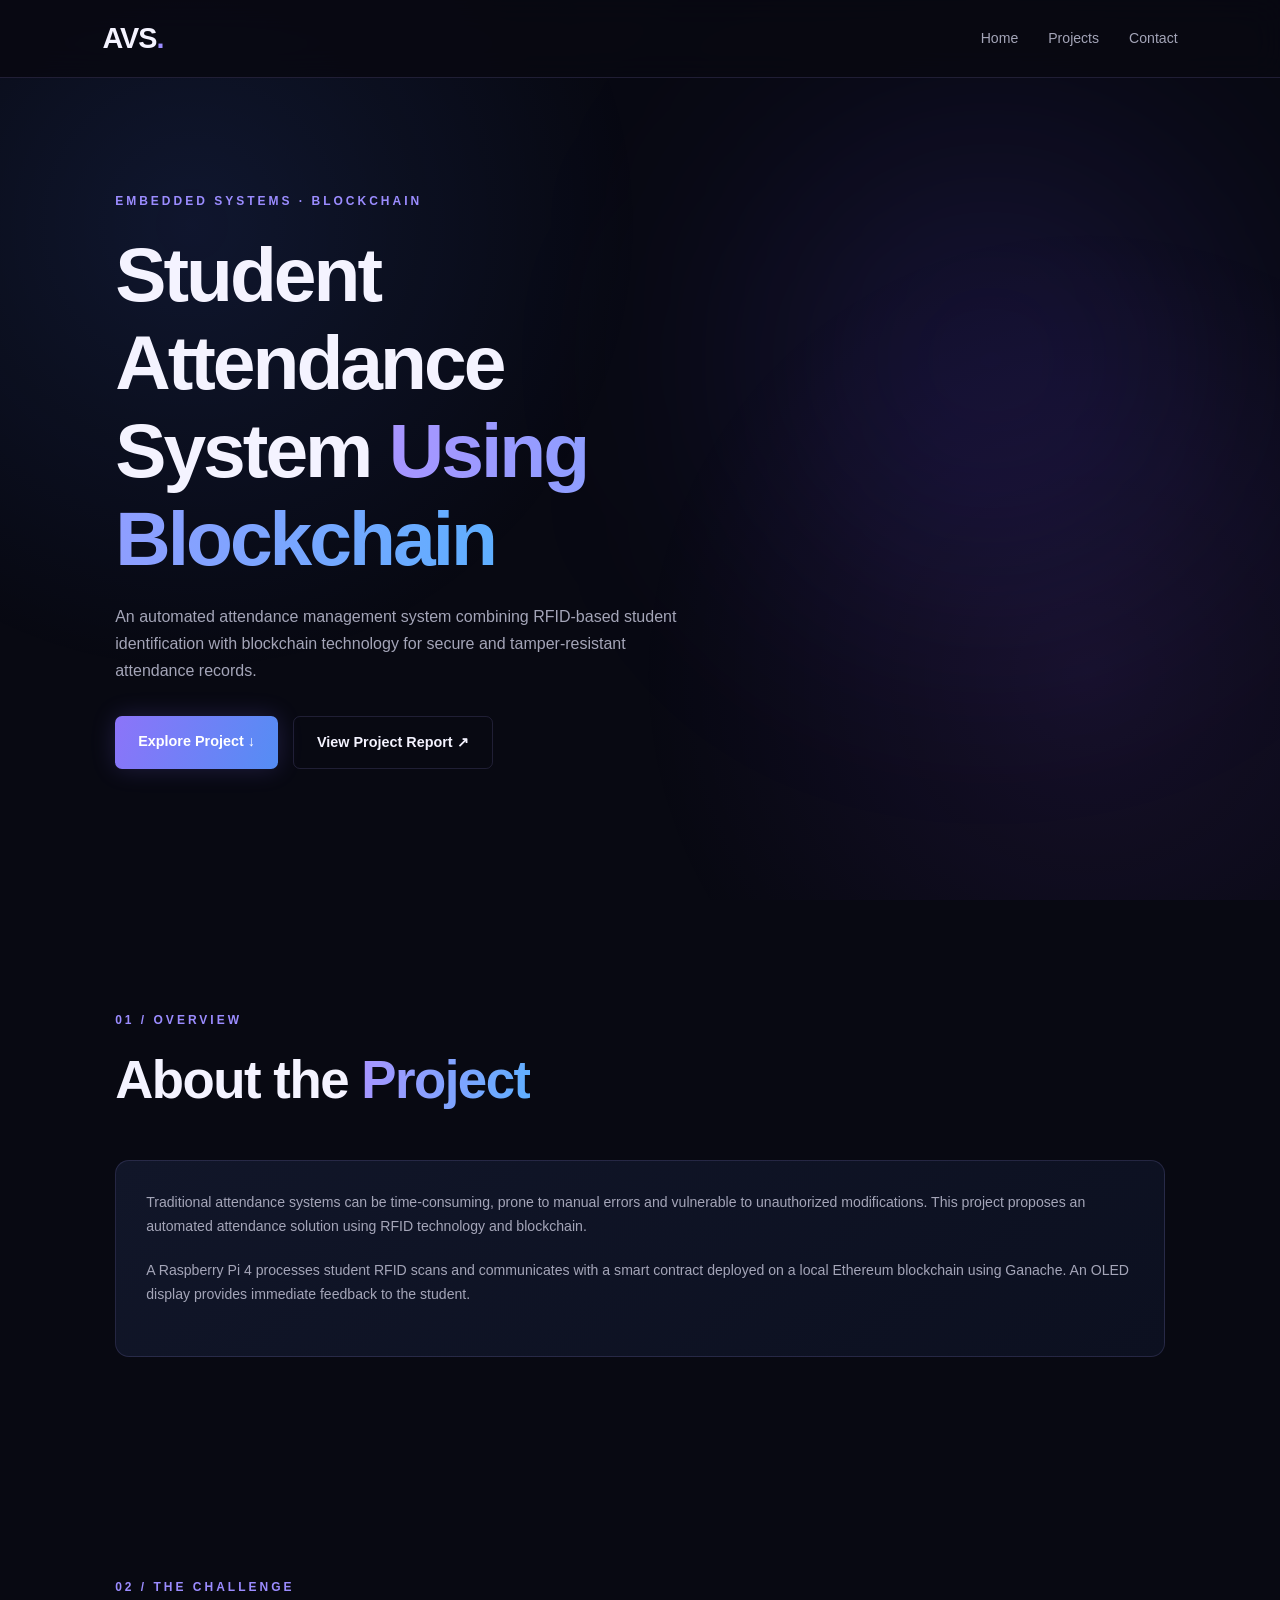
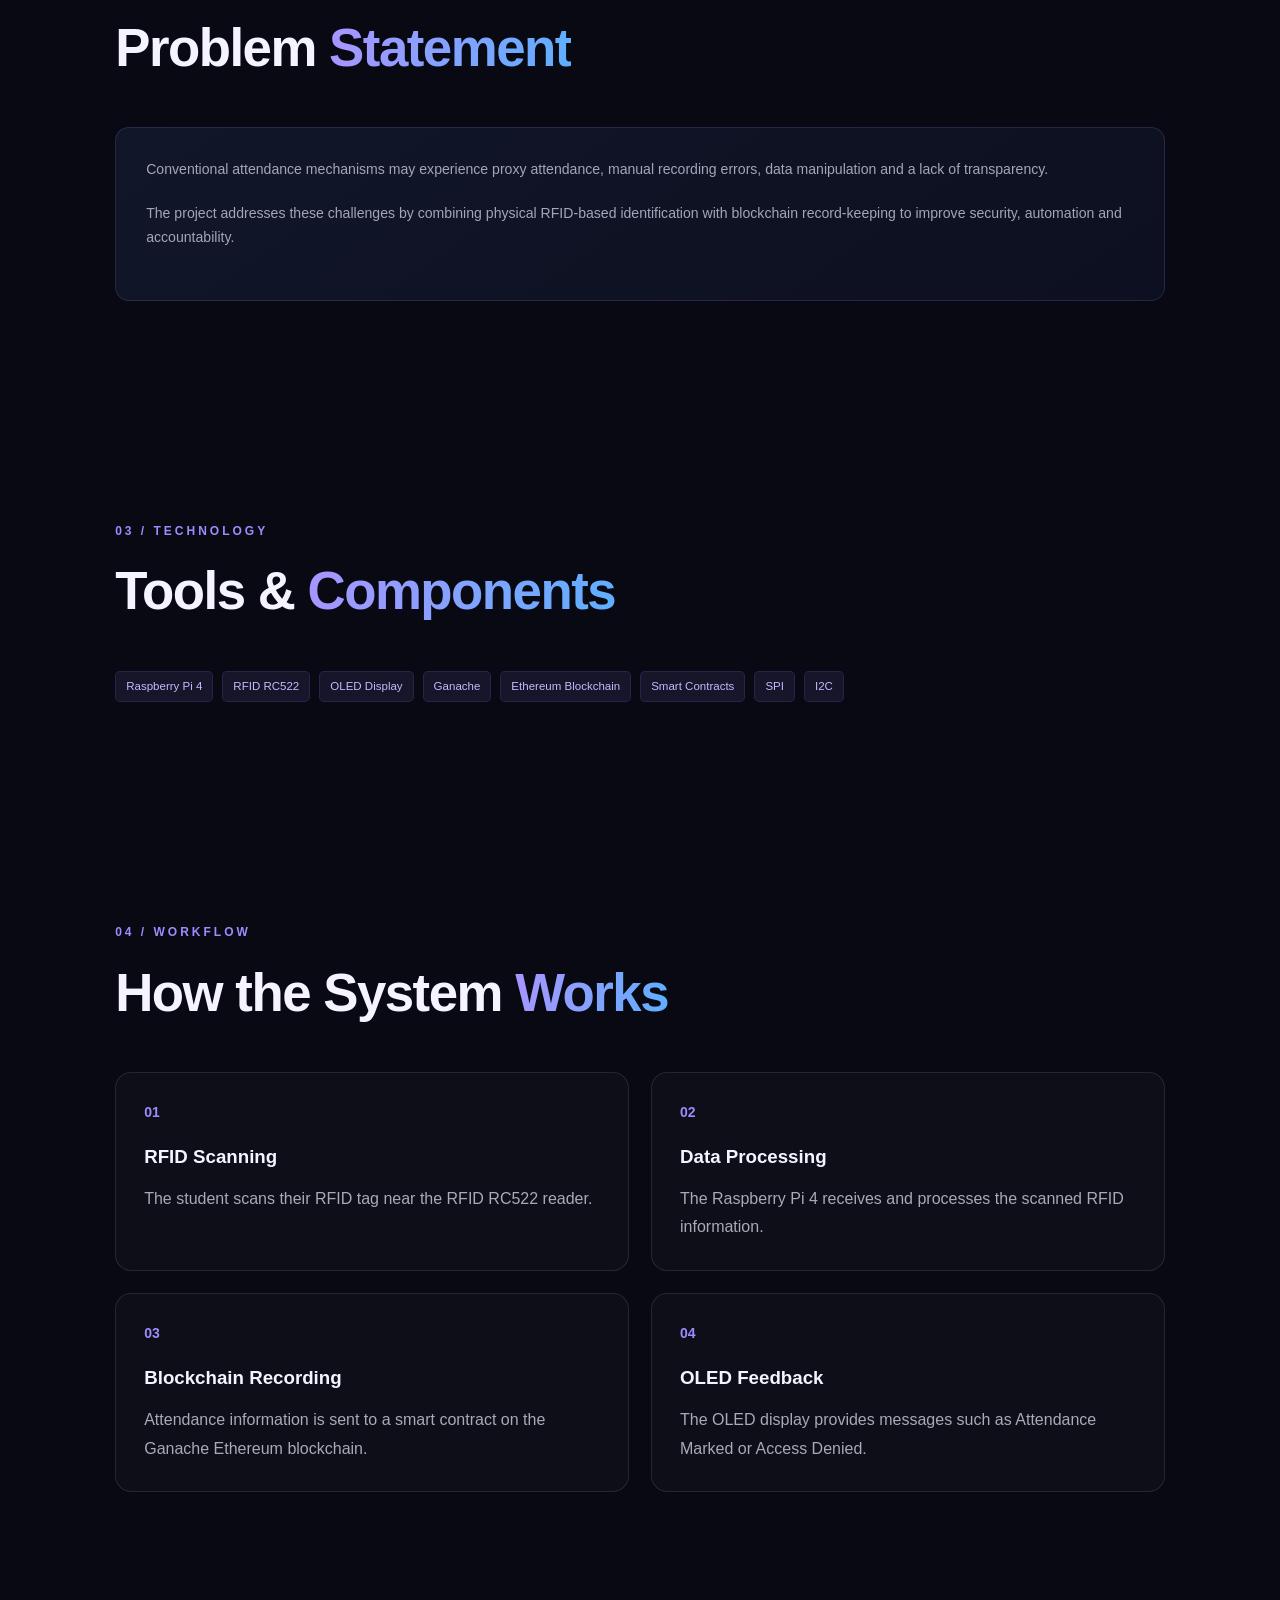
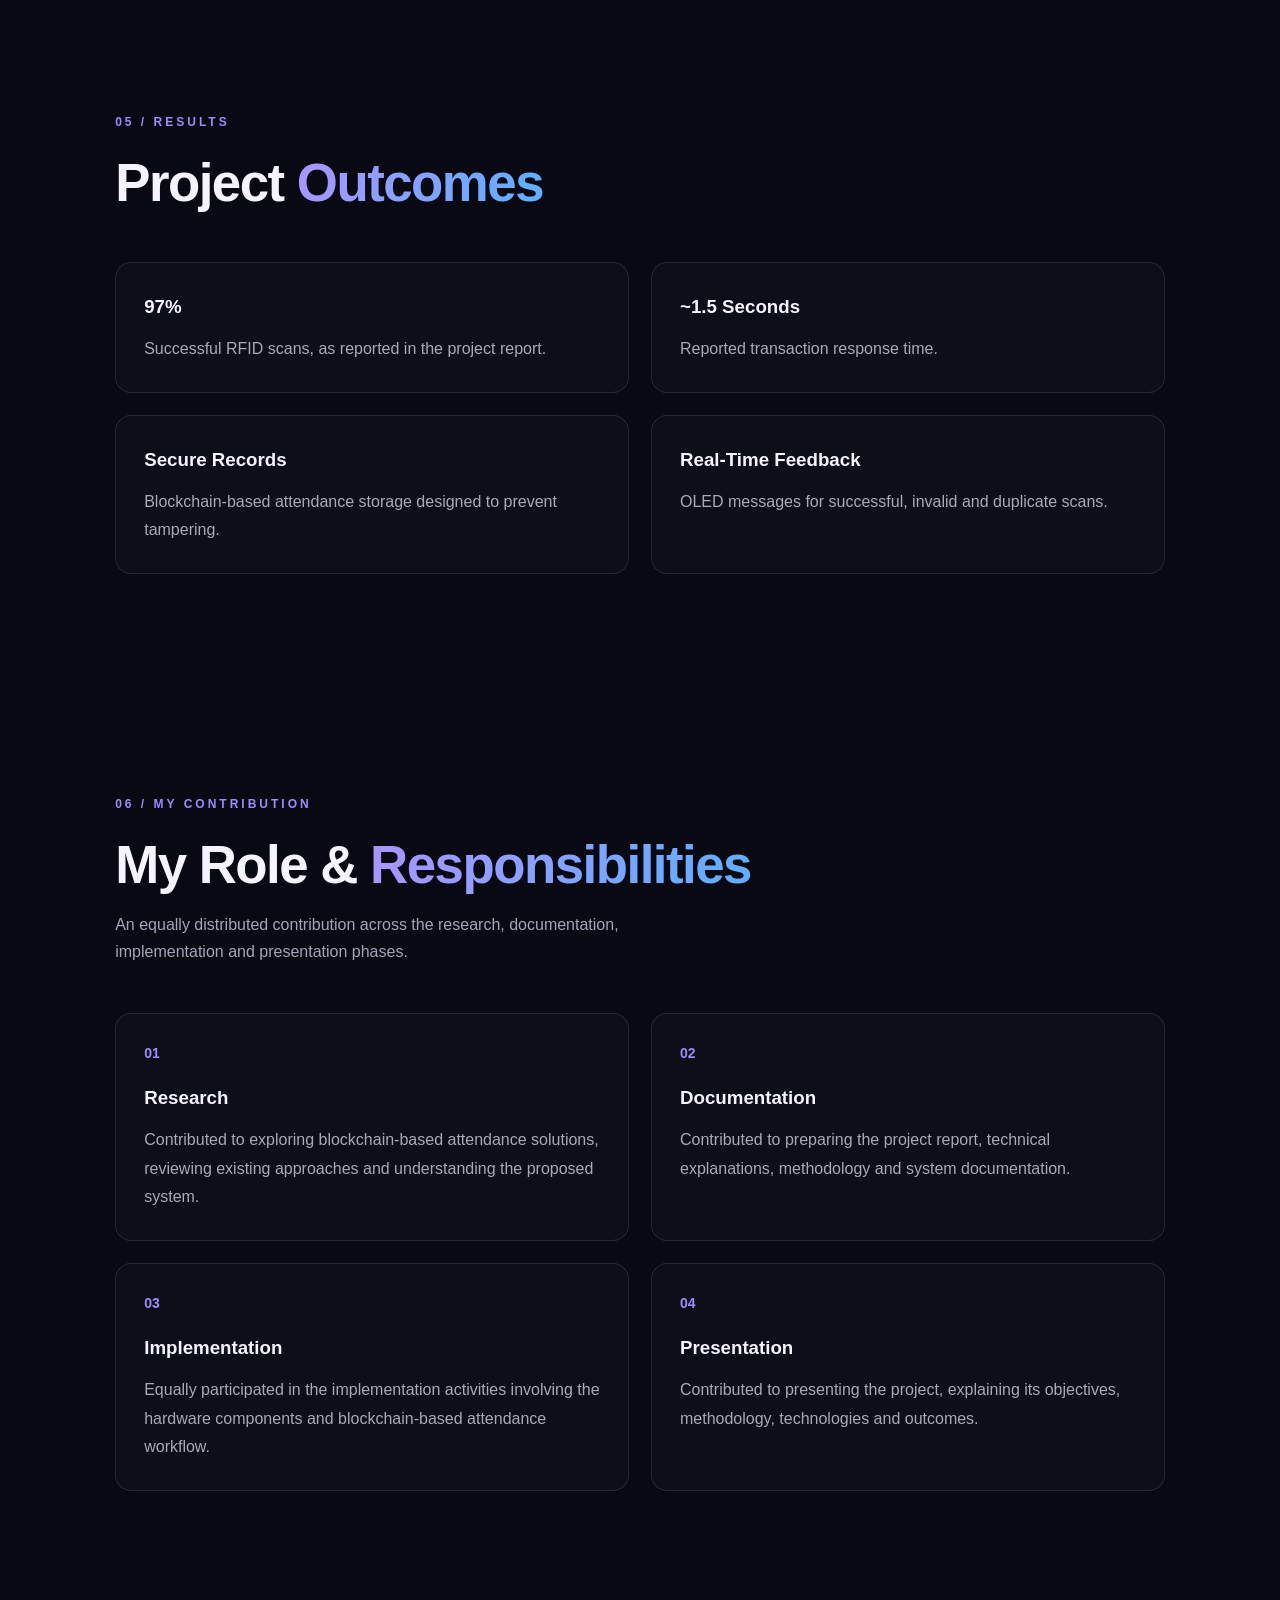
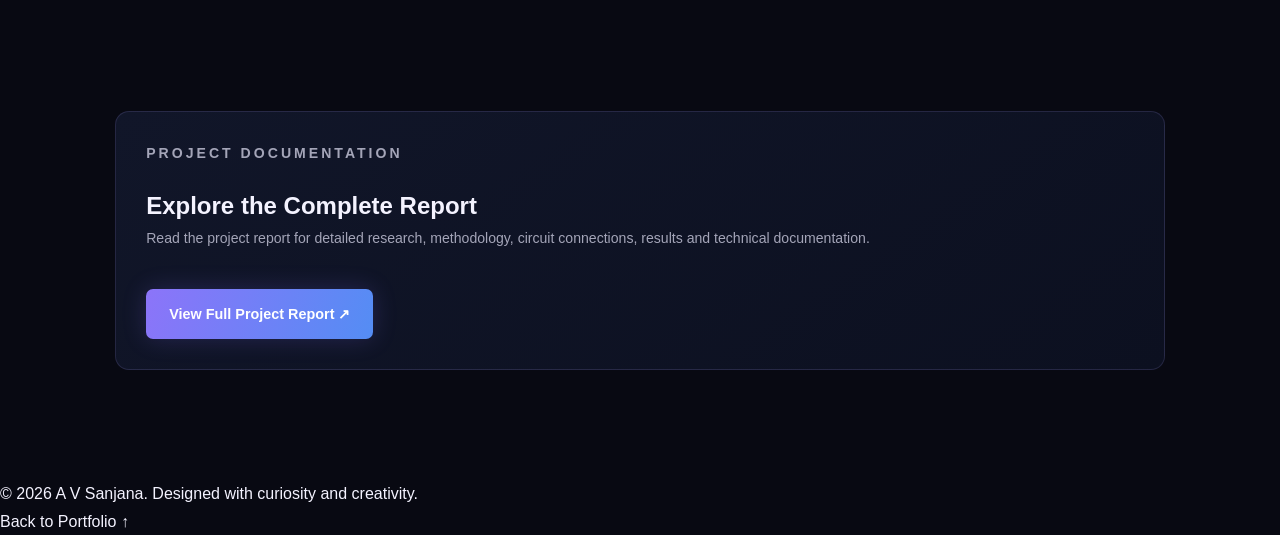
<file: attendance-project.html>
<!DOCTYPE html>
<html lang="en">
<head>
    <meta charset="UTF-8">
    <meta name="viewport" content="width=device-width, initial-scale=1.0">
    <title>Blockchain-Based Student Attendance System | A V Sanjana</title>
    <link rel="stylesheet" href="style.css">
    <style>
    /* Fix invisible content on attendance project page */

    .reveal {
        opacity: 1 !important;
        visibility: visible !important;
        transform: none !important;
        animation: none !important;
    }
</style>
</head>

<body>

    <nav class="navbar">
        <a href="index.html" class="logo">AVS<span>.</span></a>
        <div class="nav-links">
            <a href="index.html">Home</a>
            <a href="index.html#projects">Projects</a>
            <a href="index.html#contact">Contact</a>
        </div>
    </nav>

    <main>

        <!-- Project Hero -->
        <section class="section hero">
            <div class="hero-content reveal">

                <p class="eyebrow">EMBEDDED SYSTEMS · BLOCKCHAIN</p>

                <h1>
                    Student Attendance System
                    <span class="gradient-text">Using Blockchain</span>
                </h1>

                <p class="hero-description">
                    An automated attendance management system combining
                    RFID-based student identification with blockchain
                    technology for secure and tamper-resistant attendance
                    records.
                </p>

                <div class="hero-buttons">
                    <a href="#overview" class="btn btn-primary">
                        Explore Project ↓
                    </a>

                    <a href="assets/Student-Attendance-Blockchain-Report.pdf"
                       class="btn btn-outline"
                       target="_blank"
                       rel="noopener noreferrer">
                        View Project Report ↗
                    </a>
                </div>

            </div>
        </section>

        <!-- Project Overview -->
        <section class="section" id="overview">

            <div class="section-heading reveal">
                <p class="eyebrow">01 / OVERVIEW</p>
                <h2>About the <span class="gradient-text">Project</span></h2>
            </div>

            <div class="project-card reveal">
                <p>
                    Traditional attendance systems can be time-consuming,
                    prone to manual errors and vulnerable to unauthorized
                    modifications. This project proposes an automated
                    attendance solution using RFID technology and blockchain.
                </p>

                <p>
                    A Raspberry Pi 4 processes student RFID scans and
                    communicates with a smart contract deployed on a local
                    Ethereum blockchain using Ganache. An OLED display
                    provides immediate feedback to the student.
                </p>
            </div>

        </section>

        <!-- Problem Statement -->
        <section class="section">

            <div class="section-heading reveal">
                <p class="eyebrow">02 / THE CHALLENGE</p>
                <h2>Problem <span class="gradient-text">Statement</span></h2>
            </div>

            <div class="project-card reveal">
                <p>
                    Conventional attendance mechanisms may experience
                    proxy attendance, manual recording errors, data
                    manipulation and a lack of transparency.
                </p>

                <p>
                    The project addresses these challenges by combining
                    physical RFID-based identification with blockchain
                    record-keeping to improve security, automation and
                    accountability.
                </p>
            </div>

        </section>

        <!-- Technology Stack -->
        <section class="section">

            <div class="section-heading reveal">
                <p class="eyebrow">03 / TECHNOLOGY</p>
                <h2>Tools & <span class="gradient-text">Components</span></h2>
            </div>

            <div class="project-tags reveal">
                <span>Raspberry Pi 4</span>
                <span>RFID RC522</span>
                <span>OLED Display</span>
                <span>Ganache</span>
                <span>Ethereum Blockchain</span>
                <span>Smart Contracts</span>
                <span>SPI</span>
                <span>I2C</span>
            </div>

        </section>

        <!-- Working Methodology -->
        <section class="section">

            <div class="section-heading reveal">
                <p class="eyebrow">04 / WORKFLOW</p>
                <h2>How the System <span class="gradient-text">Works</span></h2>
            </div>

            <div class="contributions-grid">

                <div class="contribution-card reveal">
                    <div class="contribution-icon">01</div>
                    <h3>RFID Scanning</h3>
                    <p>
                        The student scans their RFID tag near the
                        RFID RC522 reader.
                    </p>
                </div>

                <div class="contribution-card reveal">
                    <div class="contribution-icon">02</div>
                    <h3>Data Processing</h3>
                    <p>
                        The Raspberry Pi 4 receives and processes
                        the scanned RFID information.
                    </p>
                </div>

                <div class="contribution-card reveal">
                    <div class="contribution-icon">03</div>
                    <h3>Blockchain Recording</h3>
                    <p>
                        Attendance information is sent to a smart
                        contract on the Ganache Ethereum blockchain.
                    </p>
                </div>

                <div class="contribution-card reveal">
                    <div class="contribution-icon">04</div>
                    <h3>OLED Feedback</h3>
                    <p>
                        The OLED display provides messages such as
                        Attendance Marked or Access Denied.
                    </p>
                </div>

            </div>

        </section>

        <!-- Results -->
        <section class="section">

            <div class="section-heading reveal">
                <p class="eyebrow">05 / RESULTS</p>
                <h2>Project <span class="gradient-text">Outcomes</span></h2>
            </div>

            <div class="contributions-grid">

                <div class="contribution-card reveal">
                    <h3>97%</h3>
                    <p>Successful RFID scans, as reported in the project report.</p>
                </div>

                <div class="contribution-card reveal">
                    <h3>~1.5 Seconds</h3>
                    <p>Reported transaction response time.</p>
                </div>

                <div class="contribution-card reveal">
                    <h3>Secure Records</h3>
                    <p>Blockchain-based attendance storage designed to prevent tampering.</p>
                </div>

                <div class="contribution-card reveal">
                    <h3>Real-Time Feedback</h3>
                    <p>OLED messages for successful, invalid and duplicate scans.</p>
                </div>

            </div>

        </section>

        <!-- My Contributions -->
        <section class="section role-section" id="my-role">

            <div class="section-heading reveal">
                <p class="eyebrow">06 / MY CONTRIBUTION</p>
                <h2>My Role & <span class="gradient-text">Responsibilities</span></h2>
                <p class="section-description">
                    An equally distributed contribution across the
                    research, documentation, implementation and
                    presentation phases.
                </p>
            </div>

            <div class="contributions-grid">

                <div class="contribution-card reveal">
                    <div class="contribution-icon">01</div>
                    <h3>Research</h3>
                    <p>
                        Contributed to exploring blockchain-based
                        attendance solutions, reviewing existing
                        approaches and understanding the proposed system.
                    </p>
                </div>

                <div class="contribution-card reveal">
                    <div class="contribution-icon">02</div>
                    <h3>Documentation</h3>
                    <p>
                        Contributed to preparing the project report,
                        technical explanations, methodology and
                        system documentation.
                    </p>
                </div>

                <div class="contribution-card reveal">
                    <div class="contribution-icon">03</div>
                    <h3>Implementation</h3>
                    <p>
                        Equally participated in the implementation
                        activities involving the hardware components
                        and blockchain-based attendance workflow.
                    </p>
                </div>

                <div class="contribution-card reveal">
                    <div class="contribution-icon">04</div>
                    <h3>Presentation</h3>
                    <p>
                        Contributed to presenting the project,
                        explaining its objectives, methodology,
                        technologies and outcomes.
                    </p>
                </div>

            </div>

        </section>

        <!-- Report Link -->
        <section class="section">
            <div class="project-card reveal">
                <p class="eyebrow">PROJECT DOCUMENTATION</p>
                <h2>Explore the Complete Report</h2>
                <p>
                    Read the project report for detailed research,
                    methodology, circuit connections, results and
                    technical documentation.
                </p>

                <a href="assets/Student-Attendance-Blockchain-Report.pdf"
                   class="btn btn-primary"
                   target="_blank"
                   rel="noopener noreferrer">
                    View Full Project Report ↗
                </a>
            </div>
        </section>

    </main>

    <footer>
        <p>© 2026 A V Sanjana. Designed with curiosity and creativity.</p>
        <a href="index.html">Back to Portfolio ↑</a>
    </footer>

    <script src="script.js"></script>

</body>
</html>
</file>
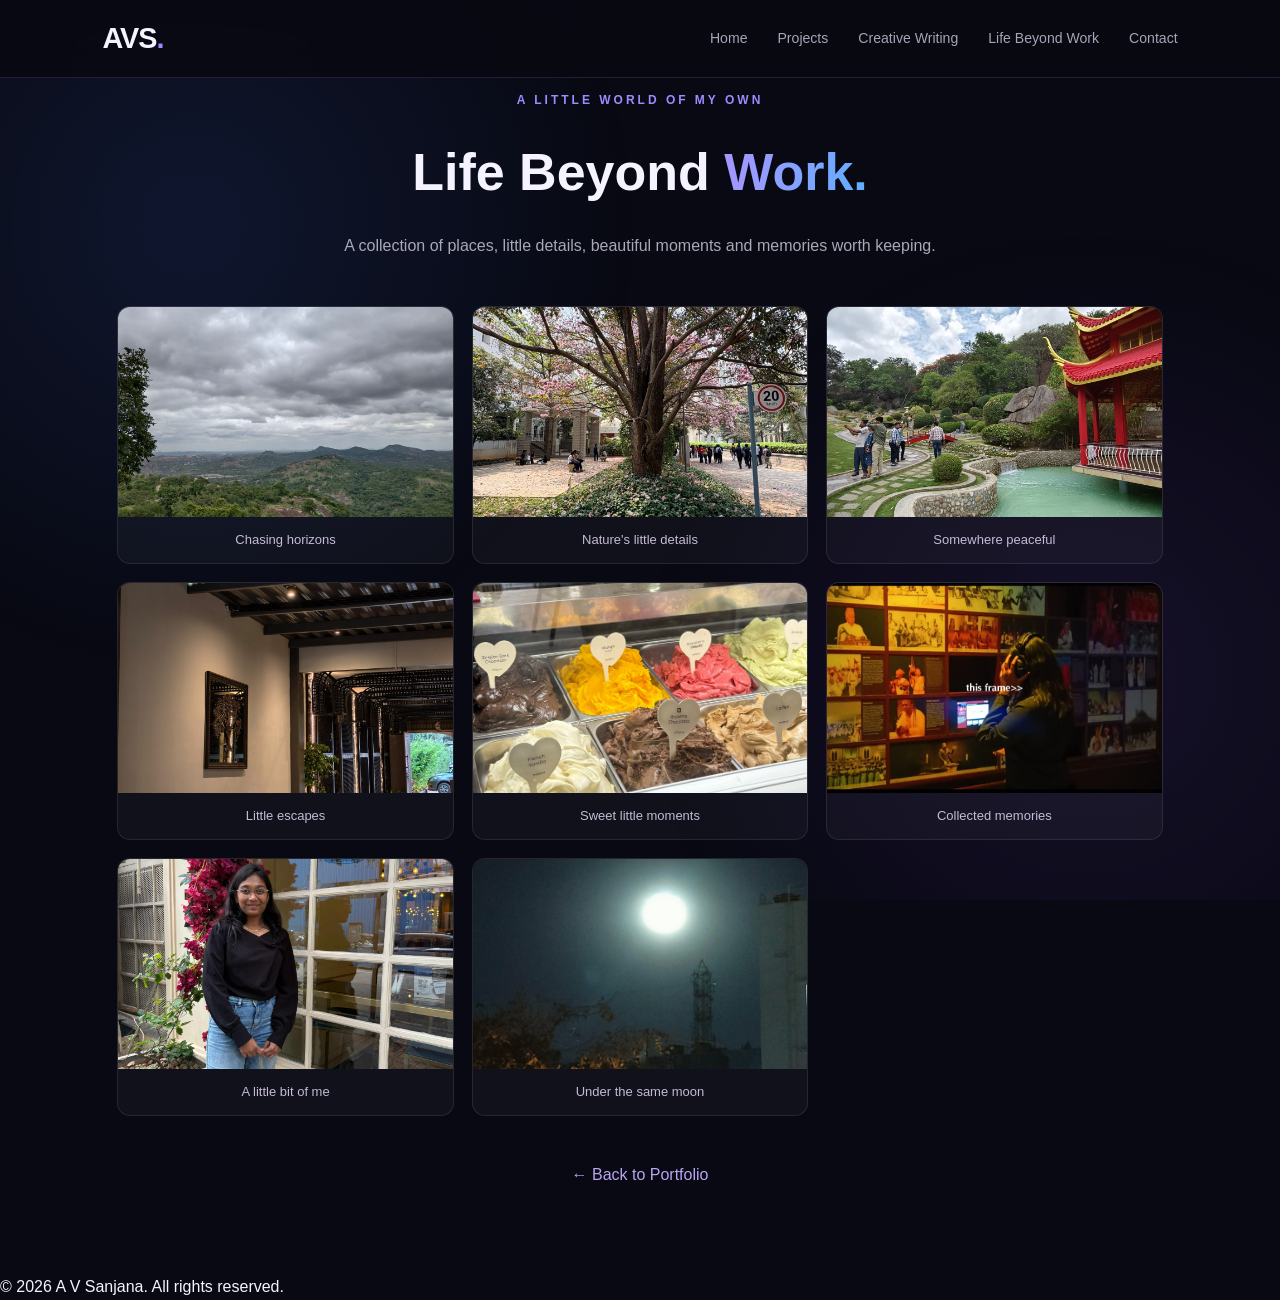
<file: life-beyond-work.html>
<!DOCTYPE html>
<html lang="en">
<head>
    <meta charset="UTF-8">
    <meta name="viewport" content="width=device-width, initial-scale=1.0">

    <title>Life Beyond Work | A V Sanjana</title>

    <link rel="stylesheet" href="style.css">
</head>

<body>

    <nav class="navbar">
        <a href="index.html" class="logo">AVS<span>.</span></a>

        <div class="nav-links">
            <a href="index.html">Home</a>
            <a href="index.html#projects">Projects</a>
            <a href="index.html#writing">Creative Writing</a>
            <a href="life-beyond-work.html">Life Beyond Work</a>
            <a href="index.html#contact">Contact</a>
        </div>
    </nav>

    <main class="personal-gallery-page">

        <header class="personal-gallery-heading">
            <p class="eyebrow">A LITTLE WORLD OF MY OWN</p>

            <h1>
                Life Beyond <span class="gradient-text">Work.</span>
            </h1>

            <p>
                A collection of places, little details,
                beautiful moments and memories worth keeping.
            </p>
        </header>

        <section class="personal-photo-grid">

            <figure>
                <img src="assets/gallery/01-mountain-view.jpeg"
                     alt="Mountain landscape">
                <figcaption>Chasing horizons</figcaption>
            </figure>

            <figure>
                <img src="assets/gallery/02-flowering-tree.jpeg"
                     alt="Flowering tree">
                <figcaption>Nature's little details</figcaption>
            </figure>

            <figure>
                <img src="assets/gallery/03-japanese-garden.jpeg"
                     alt="Japanese garden">
                <figcaption>Somewhere peaceful</figcaption>
            </figure>

            <figure>
                <img src="assets/gallery/04-cafe-corridor.jpeg"
                     alt="Cafe corridor">
                <figcaption>Little escapes</figcaption>
            </figure>

            <figure>
                <img src="assets/gallery/05-gelato-display.jpeg"
                     alt="Gelato display">
                <figcaption>Sweet little moments</figcaption>
            </figure>

            <figure>
                <img src="assets/gallery/06-museum-moment.jpeg"
                     alt="Museum visit">
                <figcaption>Collected memories</figcaption>
            </figure>

            <figure>
                <img src="assets/gallery/07-portrait.jpeg"
                     alt="Personal portrait">
                <figcaption>A little bit of me</figcaption>
            </figure>

            <figure>
                <img src="assets/gallery/08-moonlight.jpeg"
                     alt="Moon in the night sky">
                <figcaption>Under the same moon</figcaption>
            </figure>

        </section>

        <div class="gallery-back">
            <a href="index.html">← Back to Portfolio</a>
        </div>

    </main>

    <footer>
        <p>© 2026 A V Sanjana. All rights reserved.</p>
    </footer>

</body>
</html>
</file>
<file: style.css>
/* =====================================
   A V SANJANA - FUTURISTIC PORTFOLIO
   ===================================== */

:root {
    --bg: #080912;
    --bg-alt: #0d1020;
    --card: #111527;
    --purple: #9b8cff;
    --blue: #5c9cff;
    --text: #f4f3ff;
    --muted: #a4a5b8;
    --border: rgba(173, 158, 255, 0.15);
}

* {
    margin: 0;
    padding: 0;
    box-sizing: border-box;
    scroll-behavior: smooth;
}

body {
    background: var(--bg);
    color: var(--text);
    font-family: "Segoe UI", Arial, sans-serif;
    line-height: 1.7;
    overflow-x: hidden;
}

a {
    color: inherit;
    text-decoration: none;
}

button {
    font: inherit;
}

/* NAVIGATION */

.navbar {
    height: 78px;
    padding: 0 8%;
    display: flex;
    align-items: center;
    justify-content: space-between;
    background: rgba(8, 9, 18, 0.88);
    backdrop-filter: blur(15px);
    border-bottom: 1px solid var(--border);
    position: fixed;
    width: 100%;
    top: 0;
    z-index: 1000;
}

.logo {
    font-size: 1.8rem;
    font-weight: 800;
    letter-spacing: -1px;
}

.logo span {
    color: var(--purple);
}

.nav-links {
    display: flex;
    align-items: center;
    gap: 30px;
}

.nav-links a {
    color: var(--muted);
    font-size: 0.88rem;
    transition: 0.3s;
}

.nav-links a:hover {
    color: var(--purple);
}

.nav-links .nav-contact {
    color: white;
    border: 1px solid var(--purple);
    padding: 9px 17px;
    border-radius: 7px;
}

.menu-toggle {
    display: none;
    background: none;
    color: white;
    border: 0;
    font-size: 1.7rem;
    cursor: pointer;
}

/* COMMON */

.section {
    padding: 110px 9%;
}

.section-alt {
    background: var(--bg-alt);
}

.eyebrow {
    color: var(--purple);
    font-size: 0.75rem;
    letter-spacing: 3px;
    font-weight: 700;
    margin-bottom: 18px;
}

.section-heading {
    margin-bottom: 48px;
}

.section-heading h2,
.contact-content h2 {
    font-size: clamp(2rem, 5vw, 3.3rem);
    line-height: 1.2;
    letter-spacing: -1.5px;
}

.gradient-text,
.hero h1 span {
    background: linear-gradient(100deg, #a995ff, #5eafff);
    -webkit-background-clip: text;
    background-clip: text;
    color: transparent;
}

.section-description {
    color: var(--muted);
    margin-top: 15px;
    max-width: 580px;
}

/* HERO */

.hero {
    min-height: 100vh;
    padding: 150px 9% 90px;
    display: grid;
    grid-template-columns: 1.2fr 0.8fr;
    align-items: center;
    gap: 30px;
    position: relative;
    overflow: hidden;
}

.hero-grid {
    position: absolute;
    inset: 0;
    background-image:
        linear-gradient(rgba(153, 136, 255, 0.035) 1px, transparent 1px),
        linear-gradient(90deg, rgba(153, 136, 255, 0.035) 1px, transparent 1px);
    background-size: 55px 55px;
    mask-image: linear-gradient(to bottom, black, transparent 90%);
    pointer-events: none;
}

.hero::before {
    content: "";
    position: absolute;
    width: 450px;
    height: 450px;
    background: rgba(103, 76, 255, 0.15);
    filter: blur(130px);
    border-radius: 50%;
    top: 15%;
    right: 5%;
    pointer-events: none;
}

.hero-content,
.hero-visual {
    position: relative;
    z-index: 2;
}

.status-dot {
    display: inline-block;
    height: 8px;
    width: 8px;
    background: #69e8b1;
    border-radius: 50%;
    margin-right: 9px;
    box-shadow: 0 0 12px #69e8b1;
}

.hero h1 {
    font-size: clamp(2.7rem, 6vw, 5rem);
    line-height: 1.15;
    letter-spacing: -3px;
    margin-bottom: 20px;
}

.hero h2 {
    font-size: clamp(1.6rem, 3vw, 2.4rem);
    line-height: 1.4;
    margin-bottom: 20px;
}

.hero-description {
    color: var(--muted);
    max-width: 580px;
    margin-bottom: 32px;
}

.hero-buttons {
    display: flex;
    flex-wrap: wrap;
    gap: 15px;
}

.btn {
    display: inline-block;
    padding: 13px 23px;
    border-radius: 7px;
    font-weight: 600;
    font-size: 0.9rem;
    transition: 0.3s;
}

.btn-primary {
    background: linear-gradient(110deg, #8c74f9, #548df4);
    color: white;
    box-shadow: 0 0 25px rgba(130, 109, 255, 0.2);
}

.btn-primary:hover {
    transform: translateY(-4px);
    box-shadow: 0 8px 30px rgba(130, 109, 255, 0.4);
}

.btn-outline {
    border: 1px solid var(--border);
    color: var(--text);
}

.btn-outline:hover {
    border-color: var(--purple);
    transform: translateY(-4px);
}

.social-links,
.contact-links {
    display: flex;
    gap: 25px;
    margin-top: 35px;
}

.social-links a,
.contact-links a {
    color: var(--muted);
    font-size: 0.9rem;
    transition: 0.3s;
}

.social-links a:hover,
.contact-links a:hover {
    color: var(--purple);
}

/* HERO VISUAL */

.hero-visual {
    height: 430px;
    display: flex;
    align-items: center;
    justify-content: center;
}

.profile-card {
    width: 270px;
    height: 310px;
    border: 1px solid rgba(172, 151, 255, 0.35);
    background: linear-gradient(145deg,
        rgba(31, 32, 62, 0.9),
        rgba(11, 14, 30, 0.9));
    border-radius: 25px;
    box-shadow: 0 0 70px rgba(116, 92, 255, 0.15);
    display: flex;
    flex-direction: column;
    justify-content: center;
    align-items: center;
    gap: 20px;
    position: relative;
    z-index: 2;
    backdrop-filter: blur(15px);
}

.profile-symbol {
    font-size: 4.5rem;
    font-weight: 800;
    letter-spacing: -5px;
    background: linear-gradient(120deg, #bba8ff, #5cafff);
    -webkit-background-clip: text;
    background-clip: text;
    color: transparent;
}

.profile-label,
.profile-role {
    color: var(--muted);
    font-size: 0.65rem;
    letter-spacing: 2px;
}

.profile-line {
    width: 70px;
    height: 2px;
    background: linear-gradient(90deg, var(--purple), var(--blue));
}

.orbit {
    position: absolute;
    border: 1px solid rgba(153, 136, 255, 0.22);
    border-radius: 50%;
}

.orbit-one {
    width: 370px;
    height: 370px;
    animation: rotate 25s linear infinite;
}

.orbit-two {
    width: 440px;
    height: 440px;
    border-style: dashed;
    animation: rotate 35s linear infinite reverse;
}

.floating-tag {
    position: absolute;
    z-index: 3;
    background: #17192d;
    border: 1px solid var(--border);
    padding: 10px 15px;
    border-radius: 8px;
    color: #c7c1ff;
    font-size: 0.75rem;
    box-shadow: 0 8px 25px #0005;
    animation: float 4s ease-in-out infinite;
}

.tag-one { top: 12%; right: -2%; }
.tag-two { bottom: 22%; left: -7%; animation-delay: 1s; }
.tag-three { bottom: 3%; right: 0; animation-delay: 2s; }

.scroll-indicator {
    position: absolute;
    bottom: 25px;
    left: 9%;
    color: var(--muted);
    font-size: 0.7rem;
    letter-spacing: 2px;
}

/* ABOUT */

.about-grid {
    display: grid;
    grid-template-columns: 1.2fr 0.8fr;
    gap: 60px;
    align-items: center;
}

.about-text h3 {
    font-size: 1.5rem;
    margin-bottom: 20px;
}

.about-text p {
    color: var(--muted);
    margin-bottom: 17px;
}

.about-stats {
    display: grid;
    grid-template-columns: repeat(2, 1fr);
    gap: 15px;
}

.stat-card {
    background: var(--card);
    padding: 25px 15px;
    border: 1px solid var(--border);
    border-radius: 12px;
    text-align: center;
}

.stat-number {
    display: block;
    font-size: 2rem;
    font-weight: 800;
    color: var(--purple);
}

.stat-label {
    font-size: 0.75rem;
    color: var(--muted);
}

/* SKILLS */

.skills-grid,
.achievement-grid {
    display: grid;
    grid-template-columns: repeat(2, 1fr);
    gap: 20px;
}

.skill-card,
.achievement-card {
    background: var(--card);
    border: 1px solid var(--border);
    border-radius: 13px;
    padding: 30px;
    transition: 0.3s;
}

.skill-card:hover,
.achievement-card:hover,
.project-card:hover {
    transform: translateY(-6px);
    border-color: rgba(155, 140, 255, 0.65);
}

.card-icon {
    font-size: 1.8rem;
    color: var(--purple);
    display: block;
    margin-bottom: 15px;
}

.skill-card h3,
.achievement-card h3 {
    margin-bottom: 18px;
}

.skill-tags,
.project-tags {
    display: flex;
    flex-wrap: wrap;
    gap: 9px;
}

.skill-tags span,
.project-tags span {
    font-size: 0.72rem;
    color: #c3bbff;
    background: rgba(144, 124, 255, 0.1);
    border: 1px solid rgba(144, 124, 255, 0.15);
    border-radius: 5px;
    padding: 5px 10px;
}

/* PROJECTS */

.projects-grid {
    display: grid;
    grid-template-columns: repeat(2, 1fr);
    gap: 20px;
}

.project-card {
    padding: 30px;
    background: linear-gradient(145deg, #111629, #0c1020);
    border: 1px solid var(--border);
    border-radius: 14px;
    transition: 0.3s;
}

.project-number {
    color: var(--purple);
    font-size: 0.7rem;
    letter-spacing: 2px;
    font-weight: 700;
}

.project-art {
    margin: 22px 0;
    height: 100px;
    border-radius: 9px;
    background: radial-gradient(circle at center,
        rgba(115, 95, 255, 0.24),
        rgba(23, 25, 52, 0.4));
    display: flex;
    align-items: center;
    justify-content: center;
    font-size: 3rem;
    color: #b8aaff;
}

.project-card h3 {
    font-size: 1.2rem;
    margin-bottom: 12px;
}

.project-card p,
.achievement-card p {
    color: var(--muted);
    font-size: 0.88rem;
    margin-bottom: 20px;
}

.project-tags {
    margin-top: 20px;
}

/* ACHIEVEMENTS */

.achievement-card {
    background: #111629;
}

/* CONTACT */

.contact-section {
    text-align: center;
    background: radial-gradient(ellipse at center,
        rgba(94, 76, 205, 0.13),
        transparent 65%);
}

.contact-content {
    max-width: 760px;
    margin: auto;
}

.contact-content h2 {
    margin-bottom: 20px;
}

.contact-content > p:not(.eyebrow) {
    color: var(--muted);
    margin-bottom: 30px;
}

.contact-links {
    justify-content: center;
}

/* FOOTER */

.footer {
    border-top: 1px solid var(--border);
    padding: 30px 9%;
    display: flex;
    justify-content: space-between;
    align-items: center;
    gap: 20px;
}

.footer p {
    color: var(--muted);
    font-size: 0.75rem;
    text-align: center;
}

/* ANIMATIONS */

@keyframes rotate {
    to { transform: rotate(360deg); }
}

@keyframes float {
    0%, 100% { transform: translateY(0); }
    50% { transform: translateY(-12px); }
}

.reveal {
    opacity: 0;
    transform: translateY(25px);
    transition: opacity 0.8s ease, transform 0.8s ease;
}

.reveal.visible {
    opacity: 1;
    transform: translateY(0);
}

/* RESPONSIVE DESIGN */

@media (max-width: 900px) {
    .navbar {
        padding: 0 5%;
    }

    .nav-links {
        gap: 15px;
    }

    .nav-links a {
        font-size: 0.78rem;
    }

    .hero {
        padding-left: 6%;
        padding-right: 6%;
    }

    .section {
        padding: 85px 6%;
    }

    .hero-visual {
        transform: scale(0.85);
    }
}

@media (max-width: 700px) {
    .menu-toggle {
        display: block;
    }

    .nav-links {
        display: none;
        position: absolute;
        top: 78px;
        left: 0;
        width: 100%;
        padding: 25px;
        background: #0d1020;
        border-bottom: 1px solid var(--border);
        flex-direction: column;
        align-items: flex-start;
    }

    .nav-links.active {
        display: flex;
    }

    .hero {
        grid-template-columns: 1fr;
        padding-top: 135px;
        text-align: center;
    }

    .hero-description {
        margin-left: auto;
        margin-right: auto;
    }

    .hero-buttons,
    .social-links {
        justify-content: center;
    }

    .hero-visual {
        height: 390px;
        transform: scale(0.85);
    }

    .scroll-indicator {
        display: none;
    }

    .about-grid,
    .projects-grid {
        grid-template-columns: 1fr;
    }

    .skills-grid,
    .achievement-grid {
        grid-template-columns: 1fr;
    }

    .footer {
        flex-direction: column;
        text-align: center;
    }
}

@media (max-width: 400px) {
    .hero h1 {
        letter-spacing: -1.5px;
    }

    .hero-visual {
        transform: scale(0.72);
        margin: -30px 0;
    }

    .section {
        padding: 70px 6%;
    }
}

@media (prefers-reduced-motion: reduce) {
    *, *::before, *::after {
        scroll-behavior: auto !important;
        animation-duration: 0.01ms !important;
        transition-duration: 0.01ms !important;
    }
}
.profile-photo {
    width: 150px;
    height: 150px;
    object-fit: cover;
    border-radius: 50%;
    border: 3px solid #8b5cf6;
    box-shadow: 0 0 25px rgba(139, 92, 246, 0.4);
}
.hero-actions {
    display: flex;
    flex-wrap: wrap;
    align-items: center;
    gap: 16px;
}

.hero-actions a {
    margin: 0;
}

/* My Role & Contributions */

.contributions-grid {
    display: grid;
    grid-template-columns: repeat(2, 1fr);
    gap: 22px;
    margin-top: 35px;
}

.contribution-card {
    padding: 28px;
    background: rgba(255, 255, 255, 0.025);
    border: 1px solid rgba(255, 255, 255, 0.1);
    border-radius: 16px;
    transition: transform 0.3s ease, border-color 0.3s ease;
}

.contribution-card:hover {
    transform: translateY(-6px);
    border-color: #8b7cff;
}

.contribution-icon {
    color: #9b8cff;
    font-size: 14px;
    font-weight: 700;
    margin-bottom: 16px;
}

.contribution-card h3 {
    margin-bottom: 12px;
}

.contribution-card p {
    color: #a9a9b8;
    line-height: 1.8;
}

@media (max-width: 700px) {
    .contributions-grid {
        grid-template-columns: 1fr;
    }
}
/* Project card button spacing */

.project-card > a.btn {
    display: inline-flex;
    align-items: center;
    margin-top: 18px;
}

.project-card .project-tags {
    margin-bottom: 18px;
}

/* CREATIVE WRITING SECTION */


/* =========================================
   CREATIVE WRITING - BEYOND THE CODE
========================================= */

.writing-section {
    padding-top: 100px;
    padding-bottom: 100px;
}

/* Author Introduction */

.author-intro {
    max-width: 850px;
    margin: 45px auto 85px;
    padding: 45px 38px;
    text-align: center;
    background: linear-gradient(
        135deg,
        rgba(139, 92, 246, 0.10),
        rgba(192, 132, 252, 0.035),
        rgba(255, 255, 255, 0.015)
    );
    border: 1px solid rgba(192, 132, 252, 0.2);
    border-radius: 22px;
}

.author-symbol {
    font-size: 38px;
    color: #c4a7ff;
}

.author-kicker {
    color: #b9a0e9;
    font-size: 11px;
    letter-spacing: 3px;
    margin: 18px 0;
}

.author-intro h3 {
    font-family: Georgia, serif;
    font-size: clamp(25px, 4vw, 35px);
    font-weight: 400;
    color: #f1eafa;
    margin-bottom: 20px;
}

.author-intro p:not(.author-kicker) {
    color: #b9b3c9;
    line-height: 1.9;
    margin: 12px 0;
}

.writing-profile-btn {
    display: inline-flex;
    align-items: center;
    justify-content: center;
    margin-top: 23px;
    padding: 14px 25px;
    border-radius: 9px;
    color: white;
    text-decoration: none;
    font-weight: 600;
    background: linear-gradient(120deg, #8b72d9, #6854b5);
    transition: 0.3s ease;
}

.writing-profile-btn:hover {
    transform: translateY(-3px);
    box-shadow: 0 8px 25px rgba(139, 114, 217, 0.25);
}


/* Story Collection Heading */

.writing-collection {
    margin-top: 50px;
}

.writing-collection-heading {
    margin-bottom: 35px;
}

.writing-collection-heading h3 {
    font-family: Georgia, serif;
    font-size: 32px;
    font-weight: 400;
    margin: 12px 0;
}

.writing-collection-heading > p:last-child {
    color: #aaa5ba;
}


/* Story Cards */

.story-grid {
    display: grid;
    grid-template-columns: repeat(3, minmax(0, 1fr));
    gap: 25px;
    align-items: stretch;
}

.story-card {
    overflow: hidden;
    border: 1px solid rgba(192, 132, 252, 0.16);
    border-radius: 17px;
    background: rgba(255, 255, 255, 0.025);
    transition: transform 0.35s ease,
                border-color 0.35s ease;
}

.story-card:hover {
    transform: translateY(-7px);
    border-color: rgba(192, 132, 252, 0.55);
}


/* CSS Book Covers */

.story-cover {
    min-height: 300px;
    padding: 25px;
    display: flex;
    flex-direction: column;
    justify-content: space-between;
    text-align: center;
    position: relative;
    overflow: hidden;
}

.story-cover::before {
    content: "";
    position: absolute;
    inset: 0;
    background: linear-gradient(
        180deg,
        transparent 30%,
        rgba(0, 0, 0, 0.35)
    );
    pointer-events: none;
}

.cover-one {
    background:
        radial-gradient(
            circle at 80% 15%,
            rgba(255, 255, 255, 0.7),
            transparent 30%
        ),
        linear-gradient(
            145deg,
            #e7dfd2,
            #c9bcae,
            #85786f
        );
    color: #463c36;
}

.cover-two {
    background:
        radial-gradient(
            circle at 50% 40%,
            rgba(255, 174, 139, 0.65),
            transparent 40%
        ),
        linear-gradient(
            150deg,
            #30263d,
            #845b6a,
            #292338
        );
    color: #fff0e8;
}

.cover-three {
    background:
        radial-gradient(
            circle at 75% 30%,
            rgba(142, 43, 66, 0.55),
            transparent 35%
        ),
        linear-gradient(
            145deg,
            #100e17,
            #39202d,
            #15131e
        );
    color: #f4e7eb;
}

.cover-author,
.cover-category,
.cover-title {
    position: relative;
    z-index: 1;
}

.cover-author {
    font-size: 10px;
    letter-spacing: 3px;
}

.cover-title {
    display: flex;
    flex-direction: column;
    font-family: Georgia, serif;
    font-size: clamp(27px, 2.5vw, 37px);
    line-height: 1.25;
    font-weight: 400;
    text-shadow: 0 2px 10px rgba(0,0,0,0.12);
}

.cover-italic {
    font-style: italic;
}

.cover-category {
    font-size: 10px;
    letter-spacing: 2px;
}


/* Story Information */

.story-content {
    padding: 25px;
}

.story-number {
    color: #b49ae7;
    font-size: 10px;
    letter-spacing: 2px;
}

.story-content h3 {
    font-family: Georgia, serif;
    font-weight: 400;
    font-size: 22px;
    line-height: 1.4;
    margin: 13px 0;
    color: #eee8f5;
}

.story-description {
    color: #aaa6b9;
    font-size: 14px;
    line-height: 1.8;
    margin-bottom: 20px;
}


/* Genre Labels */

.genre-list {
    display: flex;
    flex-wrap: wrap;
    gap: 7px;
    margin-bottom: 20px;
}

.genre-list span {
    padding: 6px 10px;
    border-radius: 20px;
    font-size: 10px;
    color: #d2c3ee;
    background: rgba(167, 139, 250, 0.09);
    border: 1px solid rgba(167, 139, 250, 0.15);
}


/* Story Metadata */

.story-meta {
    display: flex;
    justify-content: space-between;
    gap: 8px;
    padding: 14px 0;
    border-top: 1px solid rgba(255,255,255,0.09);
    color: #aaa4ba;
    font-size: 12px;
}


/* Wattpad Story Links */

.story-link {
    display: flex;
    justify-content: space-between;
    align-items: center;
    padding: 14px 0 5px;
    color: #c4a7ff;
    text-decoration: none;
    font-size: 14px;
    font-weight: 600;
    transition: color 0.3s ease;
}

.story-link:hover {
    color: white;
}

.story-link span {
    font-size: 19px;
}


/* Closing Section */

.writing-footer {
    text-align: center;
    margin-top: 85px;
    padding: 45px 20px;
    border-top: 1px solid rgba(192, 132, 252, 0.16);
}

.writing-footer > p {
    font-size: 10px;
    letter-spacing: 3px;
    color: #b49ae7;
}

.writing-footer h3 {
    font-family: Georgia, serif;
    font-weight: 400;
    font-size: 28px;
    margin: 15px 0;
    color: #eee8f5;
}


/* Responsive Layout */

@media (max-width: 950px) {
    .story-grid {
        grid-template-columns: repeat(2, minmax(0, 1fr));
    }
}

@media (max-width: 600px) {
    .story-grid {
        grid-template-columns: 1fr;
    }

    .author-intro {
        padding: 30px 22px;
    }

    .story-cover {
        min-height: 330px;
    }

    .writing-footer {
        margin-top: 55px;
    }
}

/* =========================================
   END CREATIVE WRITING SECTION
========================================= */


/* LIFE BEYOND WORK - SEPARATE PAGE */

.personal-gallery-page {
    padding: 65px 8%;
    max-width: 1250px;
    margin: auto;
}

.personal-gallery-heading {
    text-align: center;
    margin: 25px auto 45px;
    max-width: 650px;
}

.personal-gallery-heading h1 {
    font-size: clamp(34px, 5vw, 52px);
    margin: 15px 0;
}

.personal-gallery-heading > p:last-child {
    color: #aaa7b8;
    line-height: 1.8;
}

/* Compact three-column gallery */

.personal-photo-grid {
    display: grid;
    grid-template-columns: repeat(3, minmax(0, 1fr));
    gap: 18px;
}

.personal-photo-grid figure {
    margin: 0;
    overflow: hidden;
    border-radius: 13px;
    background: rgba(255,255,255,0.035);
    border: 1px solid rgba(255,255,255,0.09);
}

.personal-photo-grid img {
    display: block;
    width: 100%;
    height: 210px;
    object-fit: cover;
    transition: transform 0.4s ease;
}

.personal-photo-grid figure:hover img {
    transform: scale(1.05);
}

.personal-photo-grid figcaption {
    padding: 12px;
    color: #c5bbd6;
    font-size: 13px;
    text-align: center;
}

.gallery-back {
    text-align: center;
    margin: 45px 0 20px;
}

.gallery-back a {
    color: #bba4f2;
    text-decoration: none;
}

.gallery-back a:hover {
    color: white;
}

@media (max-width: 700px) {
    .personal-gallery-page {
        padding: 45px 5%;
    }

    .personal-photo-grid {
        grid-template-columns: repeat(2, minmax(0, 1fr));
        gap: 12px;
    }

    .personal-photo-grid img {
        height: 165px;
    }
}

@media (max-width: 380px) {
    .personal-photo-grid {
        grid-template-columns: 1fr;
    }

    .personal-photo-grid img {
        height: 220px;
    }
}

/* Smooth page entrance animation */
body {
    animation: pageFadeIn 0.8s ease-in-out;
}

@keyframes pageFadeIn {
    from {
        opacity: 0;
        transform: translateY(8px);
    }

    to {
        opacity: 1;
        transform: translateY(0);
    }
}

/* Project card hover animation */
.project-card {
    transition: transform 0.3s ease, box-shadow 0.3s ease;
}

.project-card:hover {
    transform: translateY(-6px);
    box-shadow: 0 12px 30px rgba(0, 0, 0, 0.25);
}

/* Life Beyond Work photo hover effect */
.personal-photo-grid img {
    transition: transform 0.35s ease, filter 0.35s ease;
}

.personal-photo-grid img:hover {
    transform: scale(1.04);
    filter: brightness(1.08);
}

/* Smooth scrolling throughout the website */
html {
    scroll-behavior: smooth;
}

/* Navigation hover effect */
nav a {
    transition: color 0.3s ease, transform 0.3s ease;
    display: inline-block;
}

nav a:hover {
    color: #8ab4ff;
    transform: translateY(-2px);
}

/* Subtle futuristic button hover effect */
button,
.project-link,
.story-link,
.writing-profile-btn {
    transition: all 0.3s ease;
}

button:hover,
.project-link:hover,
.story-link:hover,
.writing-profile-btn:hover {
    transform: translateY(-3px);
    box-shadow: 0 0 18px rgba(100, 160, 255, 0.3);
}

/* Floating Back to Top button */
#backToTop {
    display: none;
    position: fixed;
    bottom: 25px;
    right: 25px;
    z-index: 999;
    width: 45px;
    height: 45px;
    border: none;
    border-radius: 50%;
    background: #8ab4ff;
    color: #101522;
    font-size: 24px;
    cursor: pointer;
    transition: all 0.3s ease;
}

#backToTop:hover {
    background: #ffffff;
    transform: translateY(-4px);
}

/* Animated futuristic ambient background */
body {
    position: relative;
    isolation: isolate;
}

body::before {
    content: "";
    position: fixed;
    inset: 0;
    z-index: -1;
    pointer-events: none;

    background:
        radial-gradient(
            circle at 15% 25%,
            rgba(70, 120, 255, 0.12),
            transparent 35%
        ),
        radial-gradient(
            circle at 85% 75%,
            rgba(150, 80, 255, 0.10),
            transparent 35%
        );

    animation: ambientGlow 12s ease-in-out infinite alternate;
}

@keyframes ambientGlow {
    from {
        background-position: 0% 0%, 100% 100%;
    }

    to {
        background-position: 100% 100%, 0% 0%;
    }
}


/* Minimal and elegant hero tagline */
.hero-tagline {
    font-size: clamp(22px, 2.2vw, 30px);
    font-weight: 600;
    line-height: 1.5;
    margin-top: 18px;
}

#typing-text {
    display: inline;
    font-size: 0.9em;
    font-weight: 500;
    letter-spacing: 0.2px;
    background: none;
    -webkit-text-fill-color: #a49aff;
    color: #a49aff;
}

.typing-cursor {
    font-size: 0.85em;
    font-weight: 300;
    color: #a49aff;
    animation: cursorBlink 1s infinite;
}
</file>
